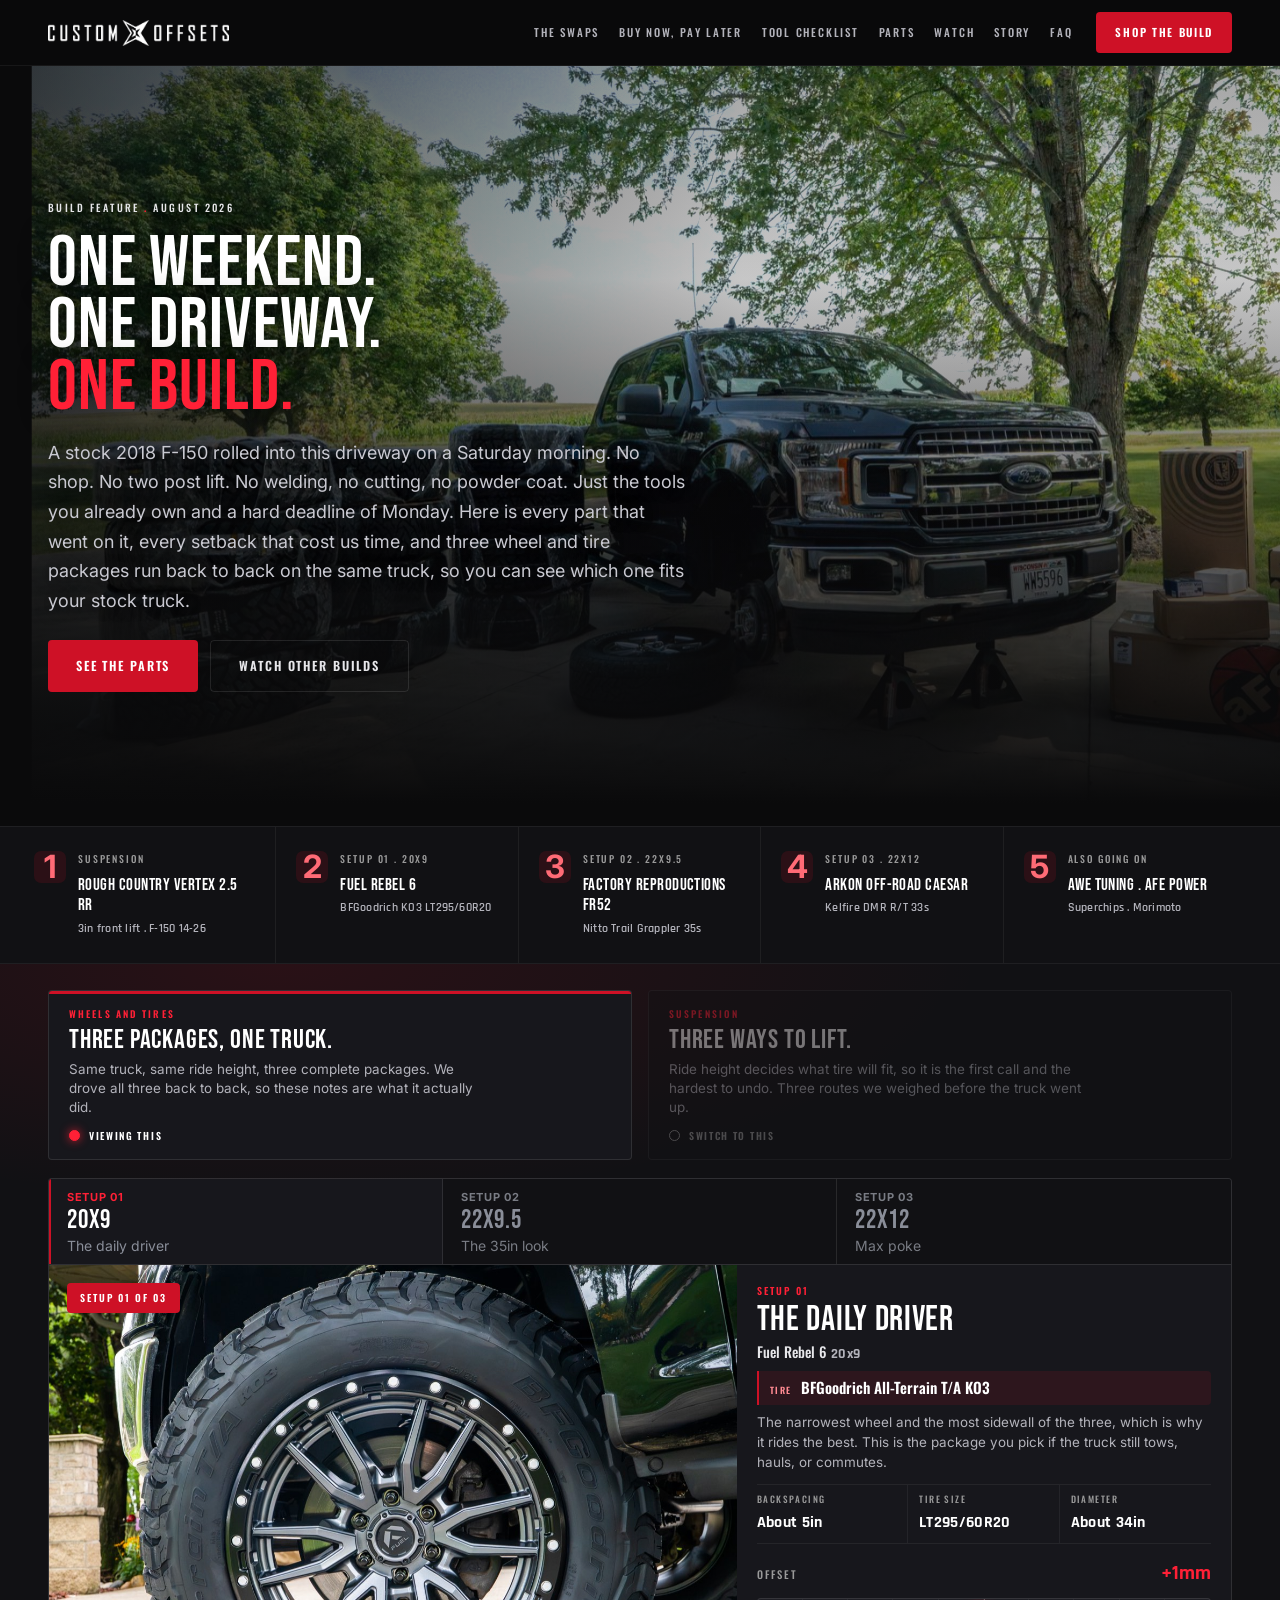
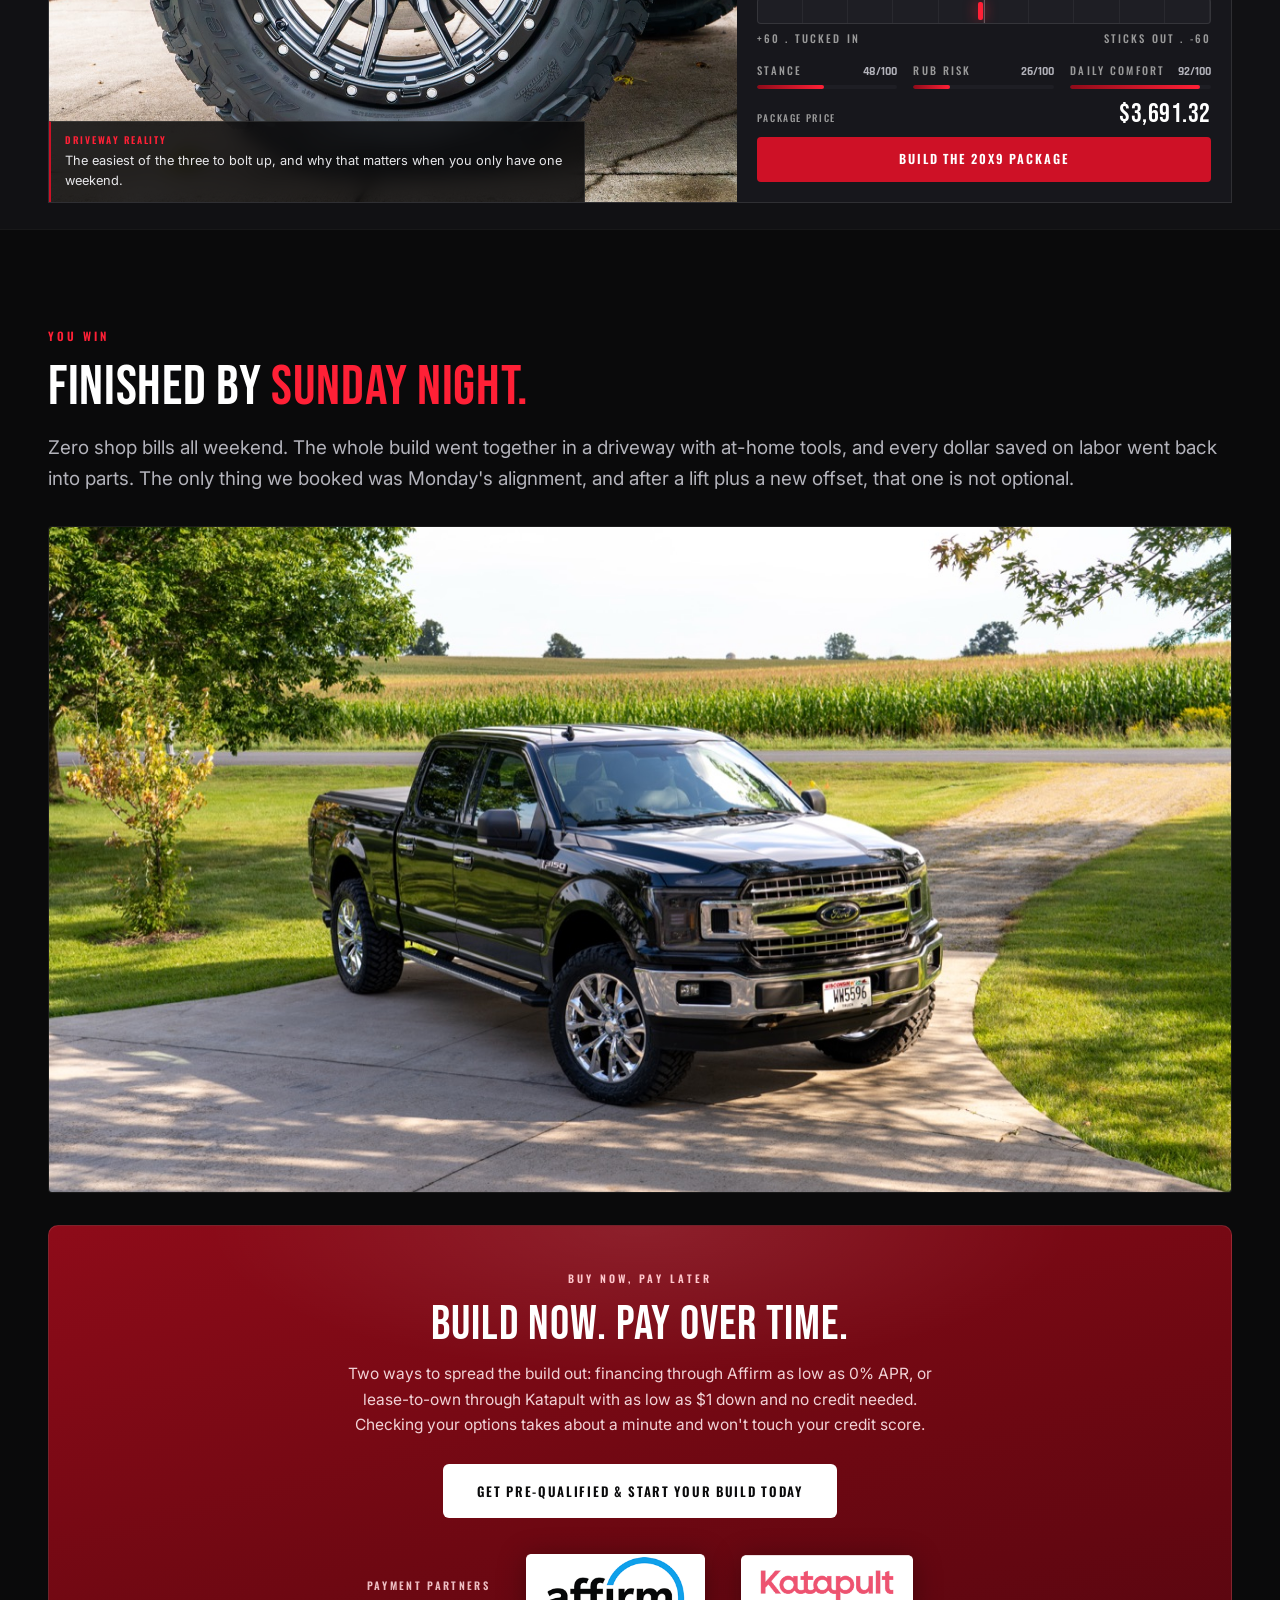
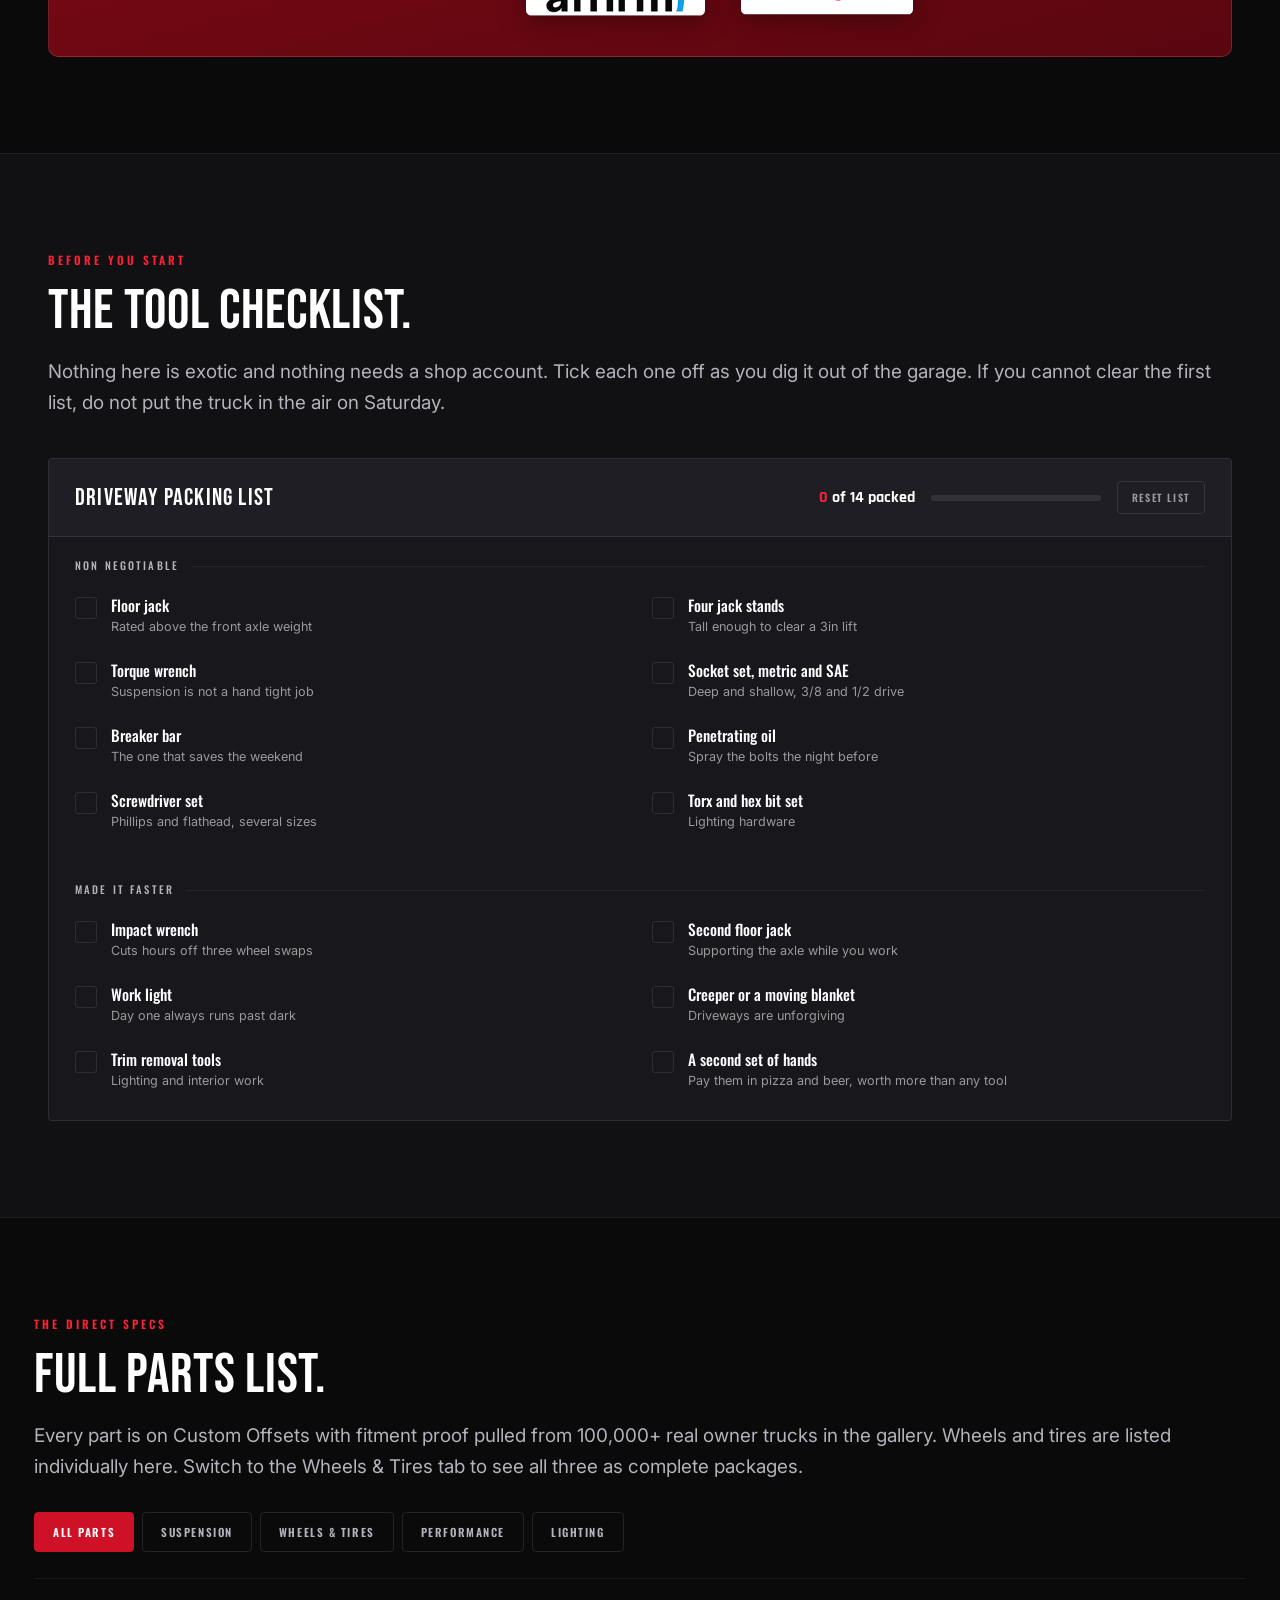
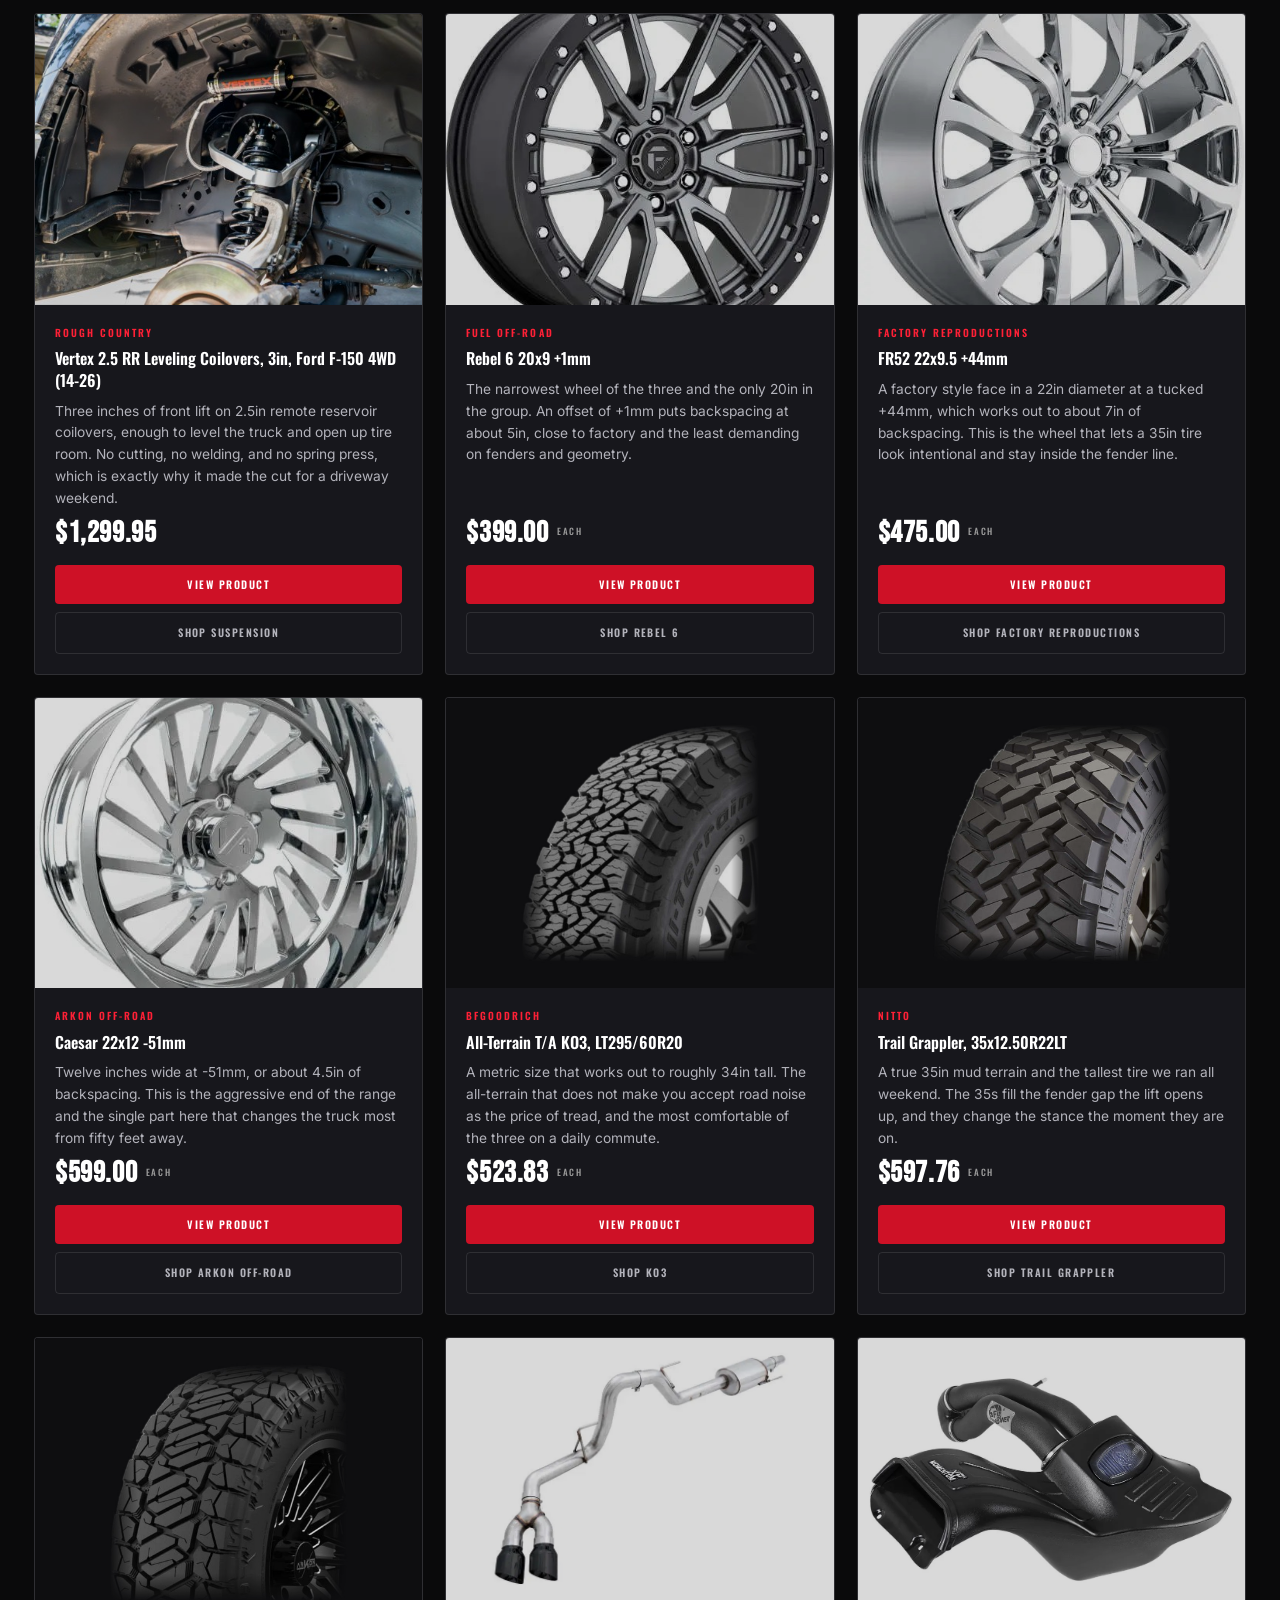
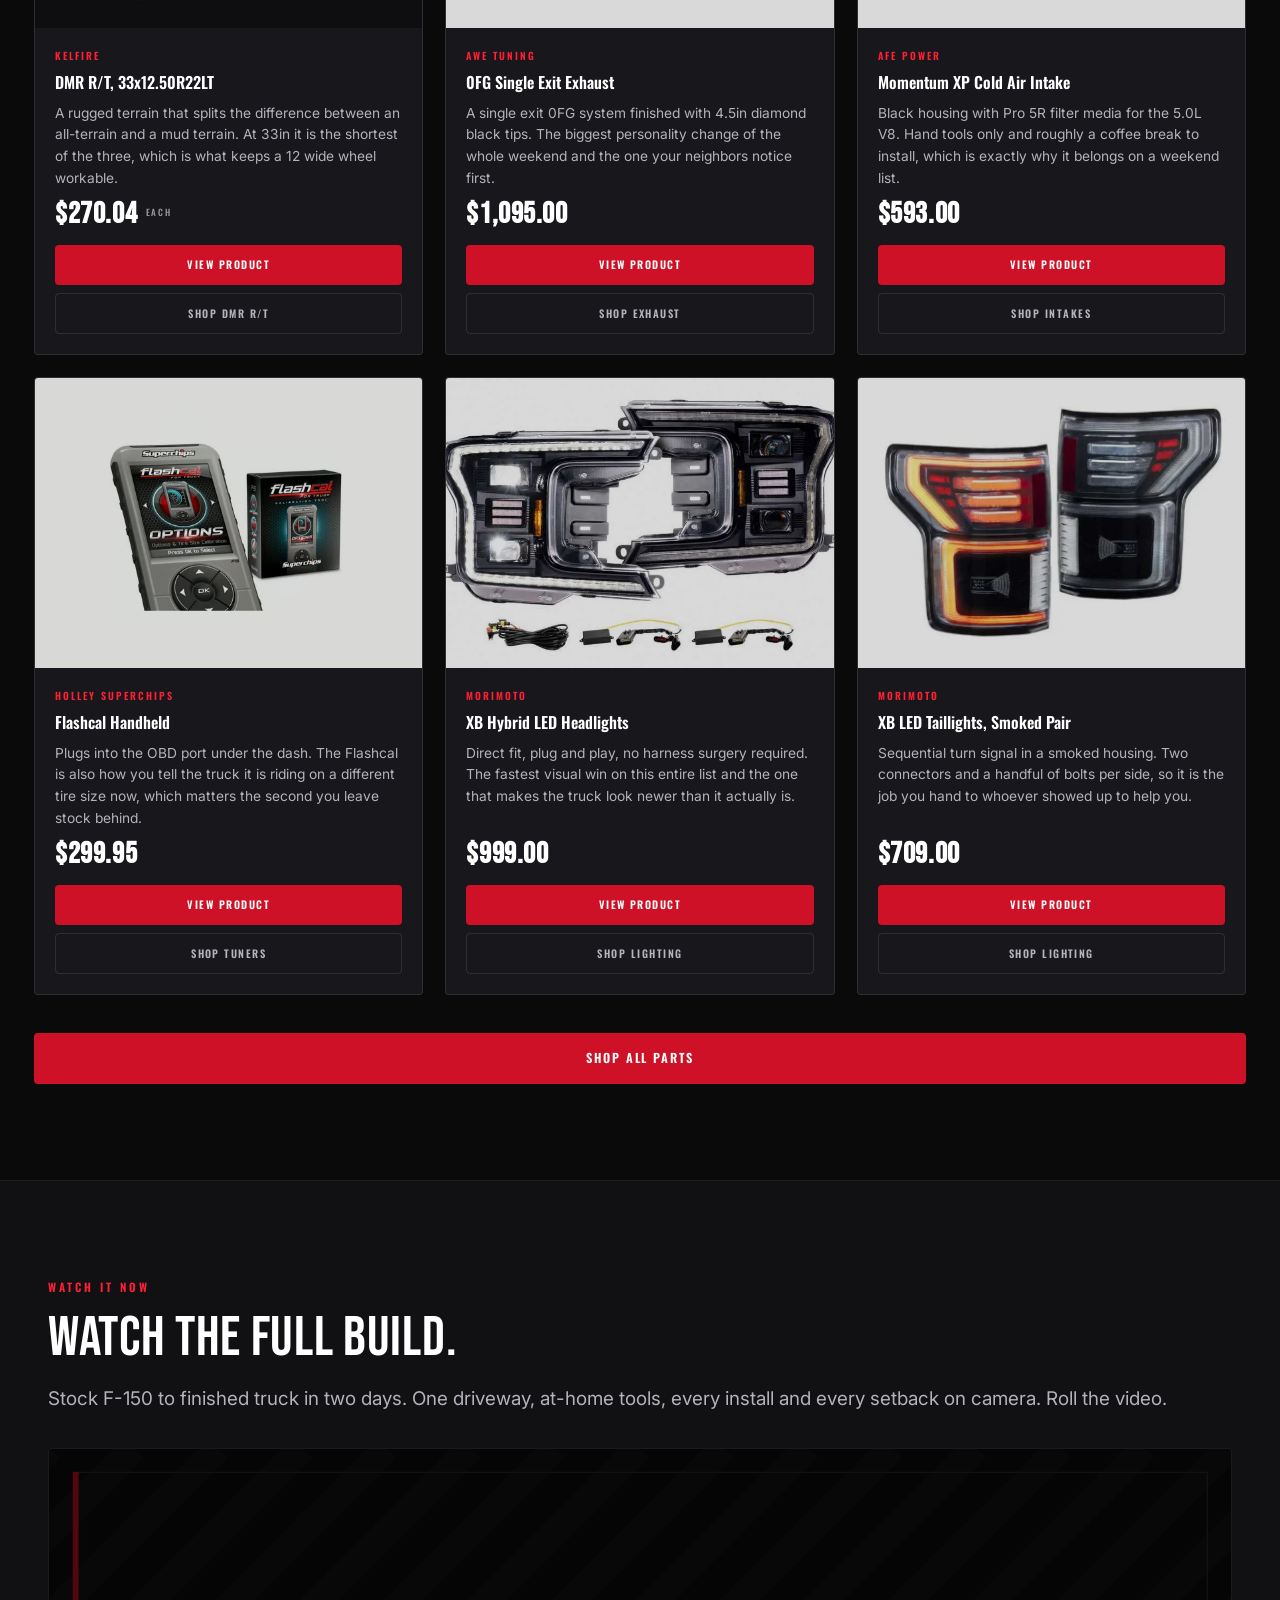
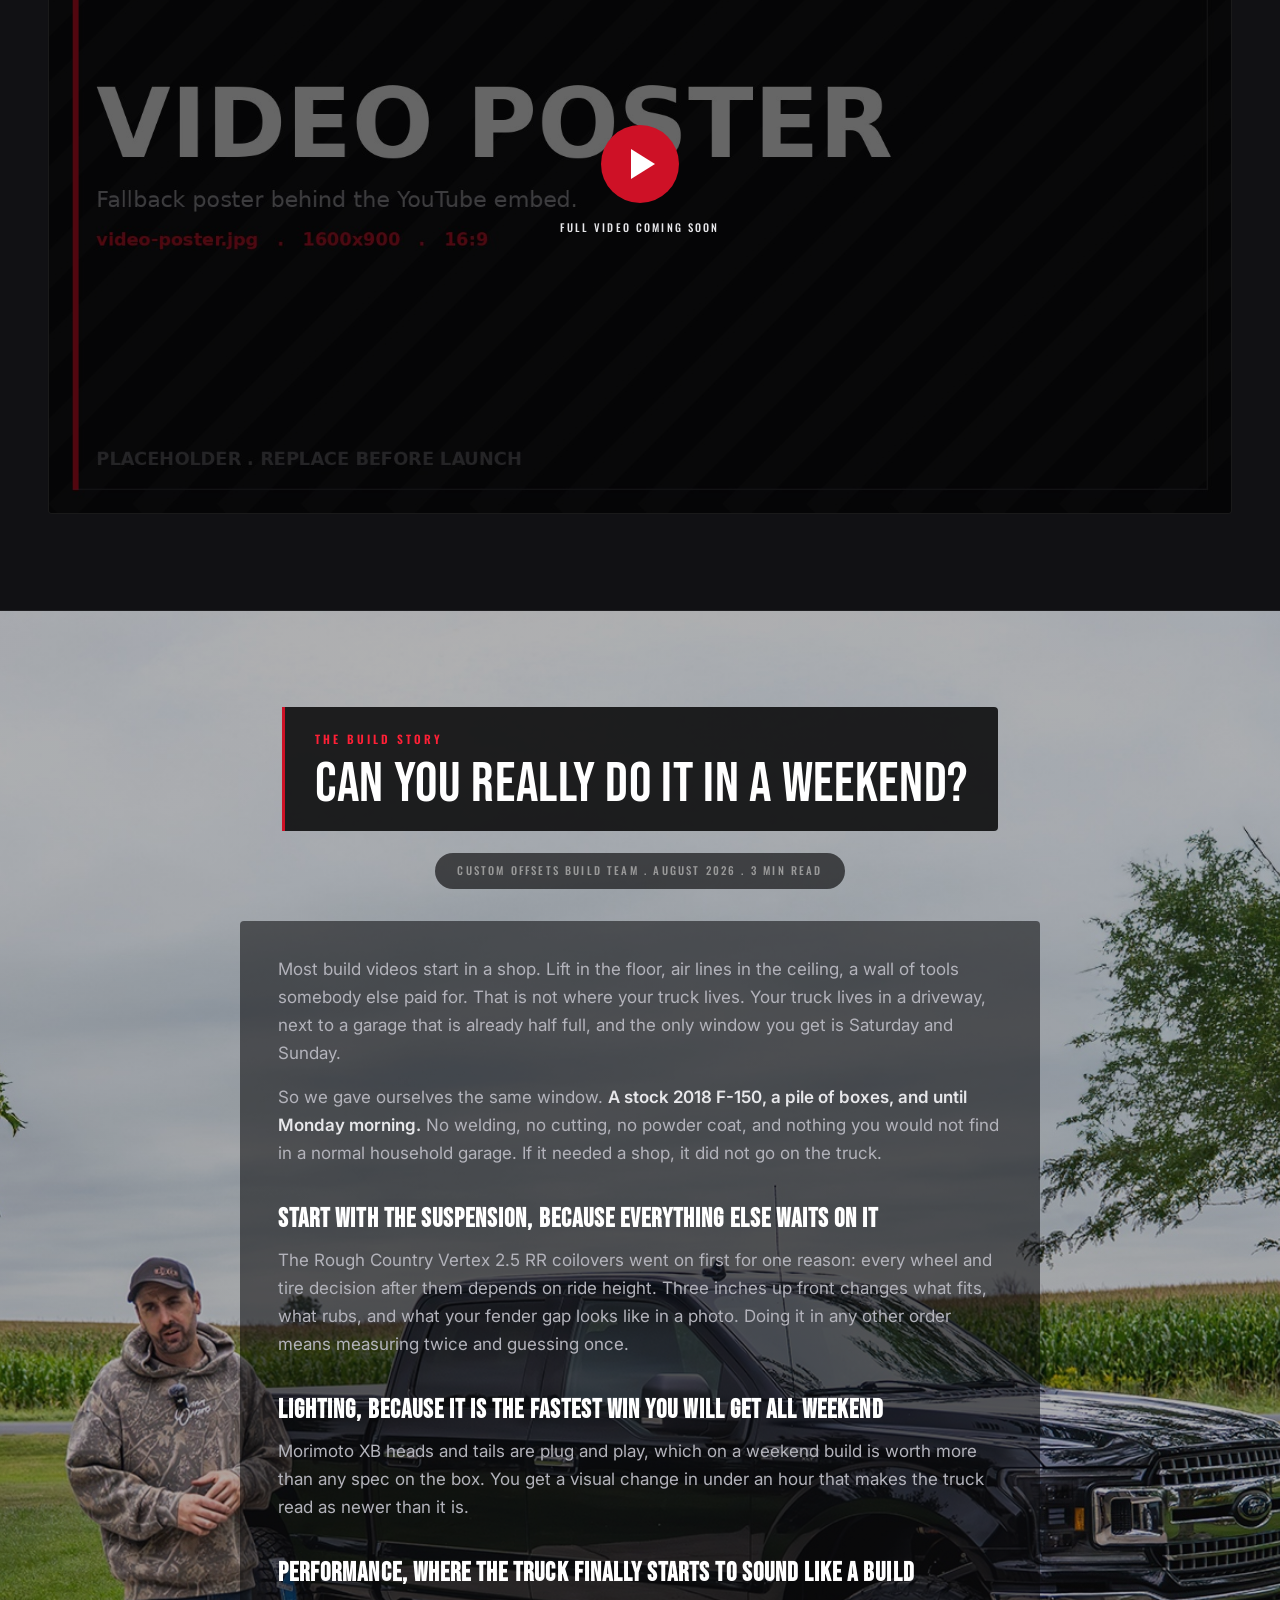
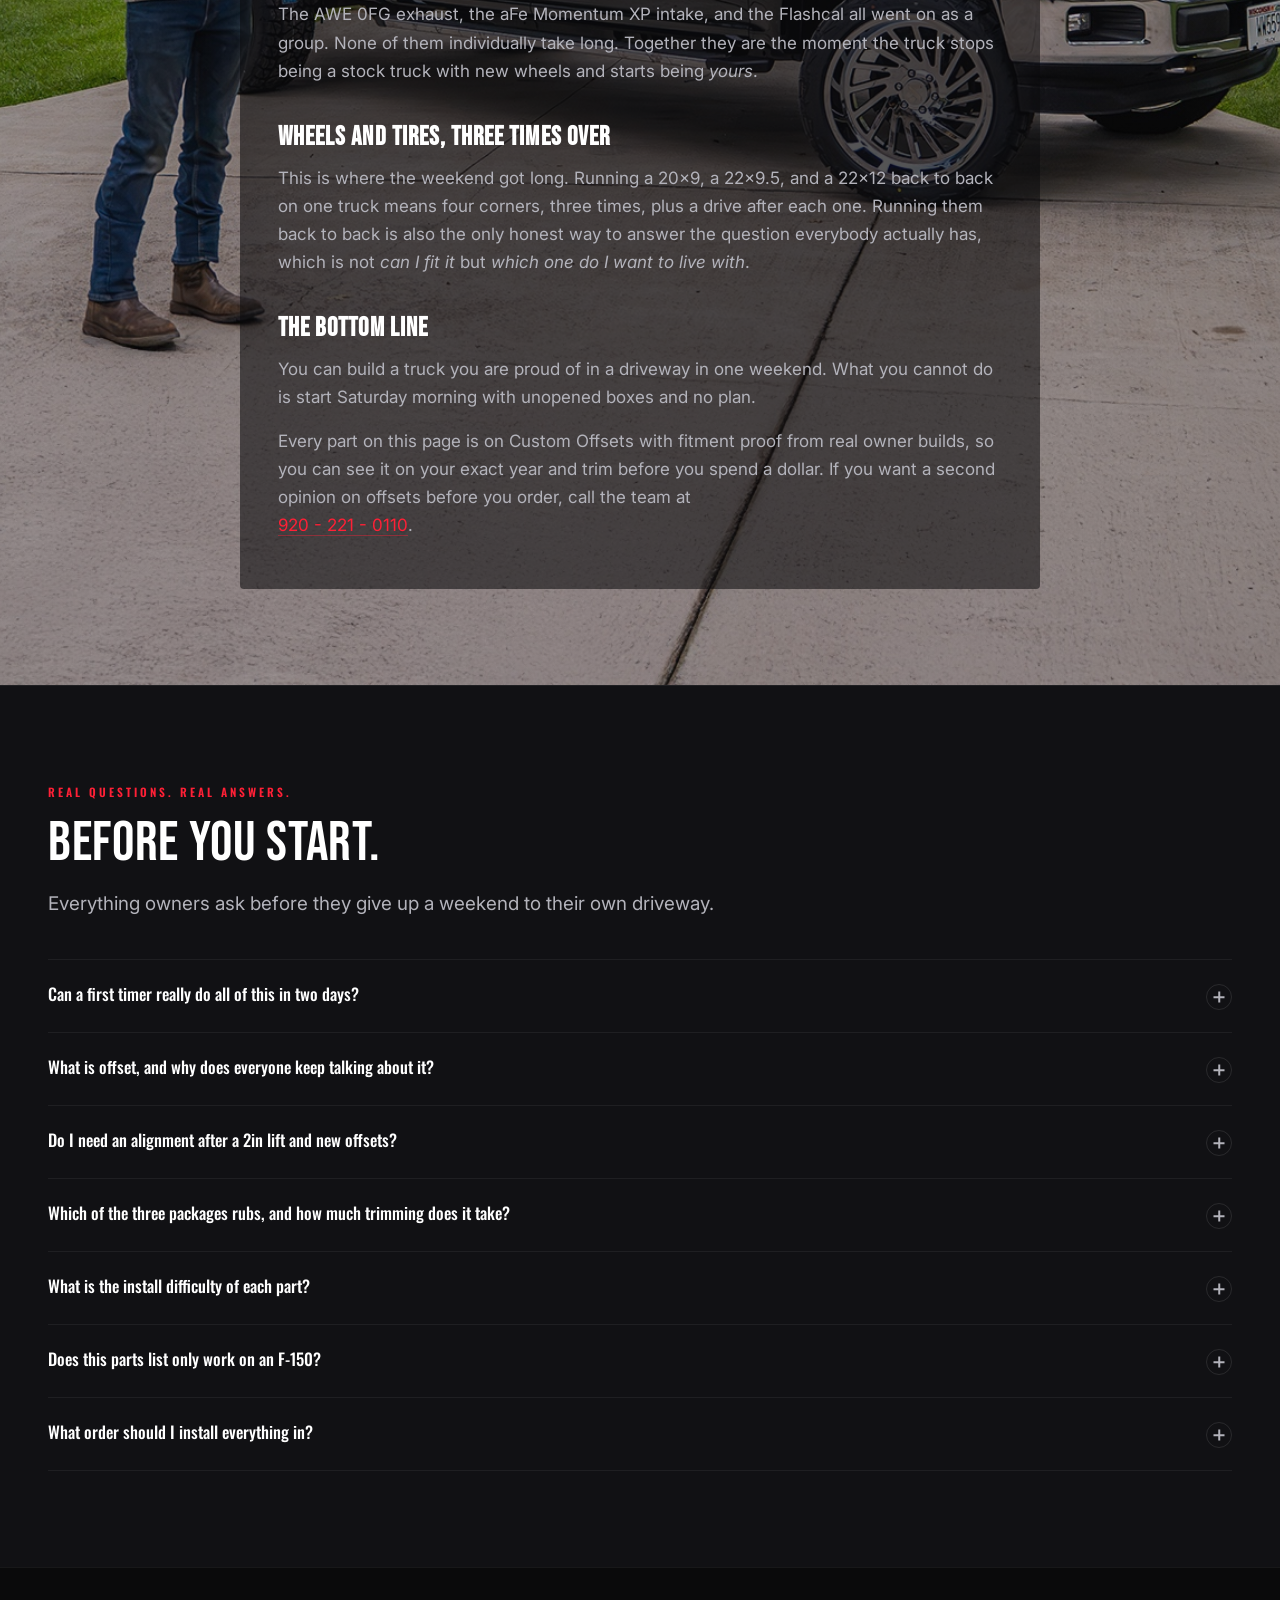
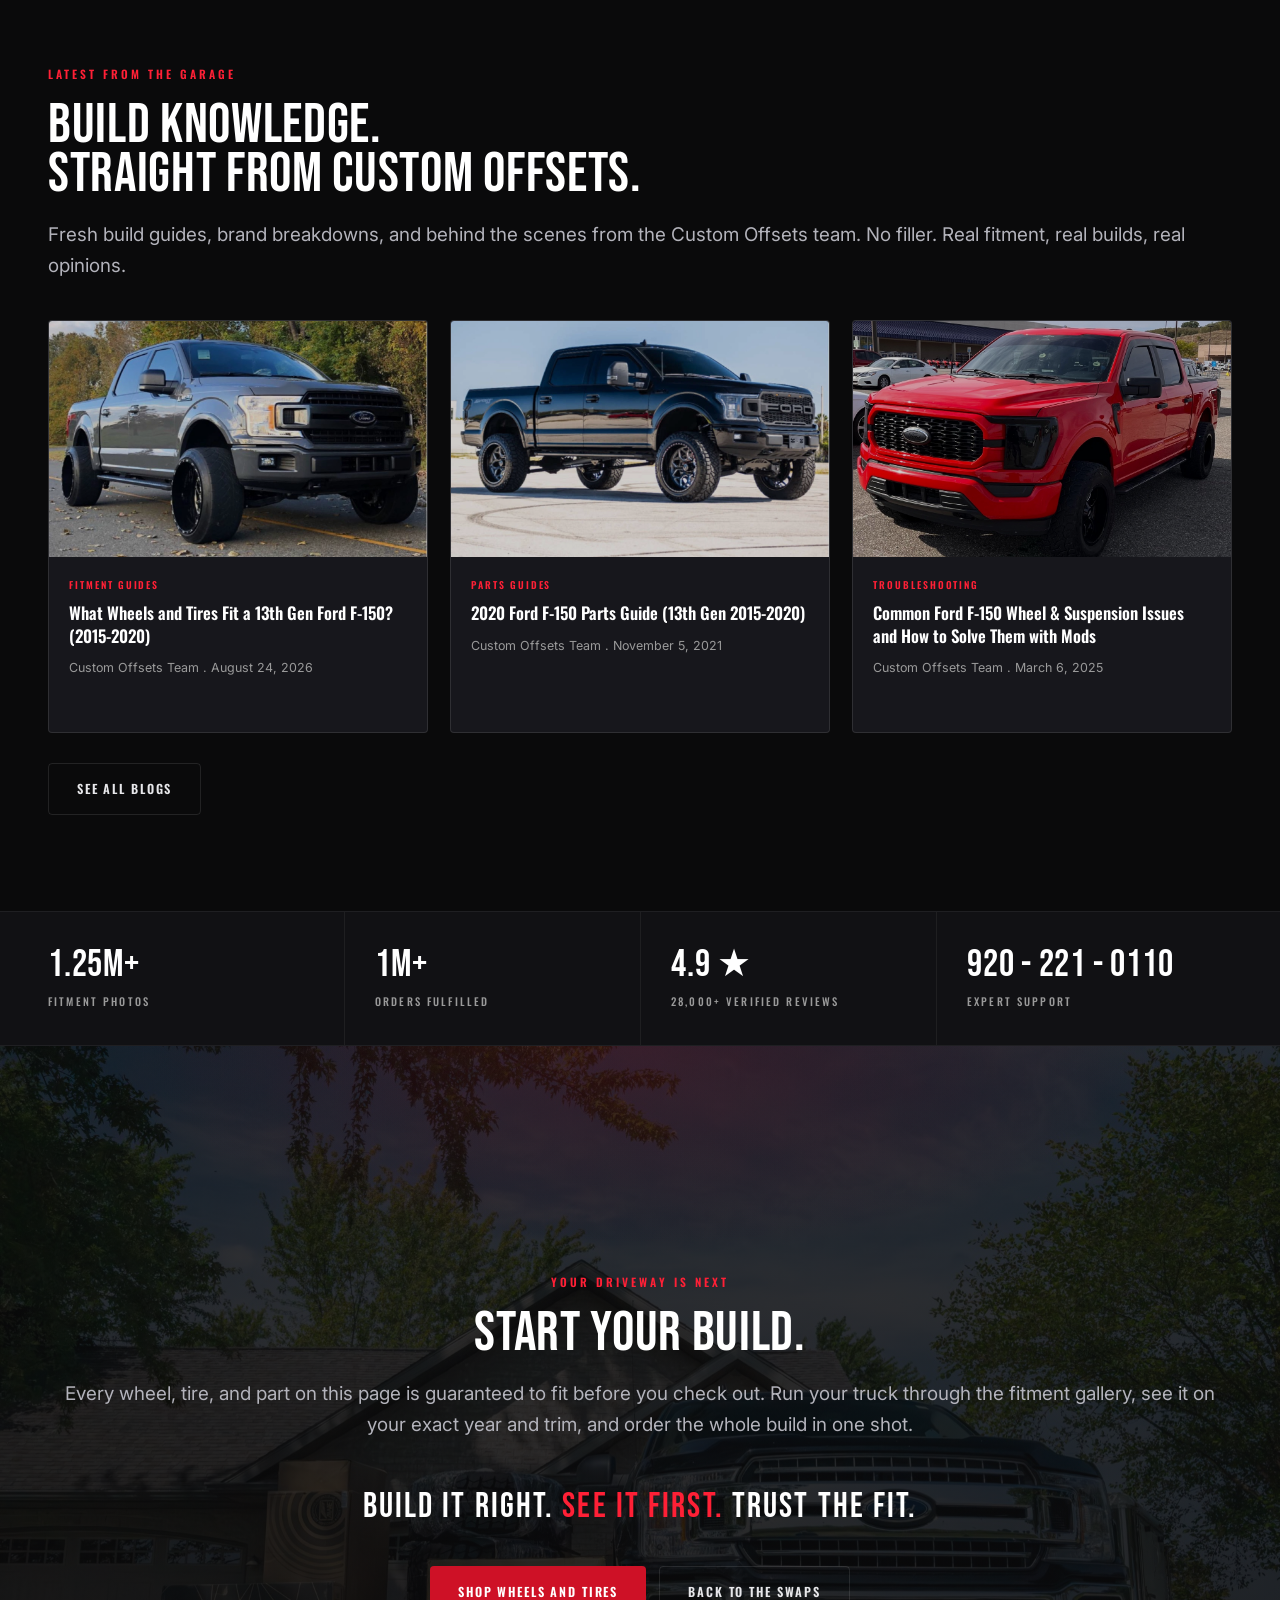
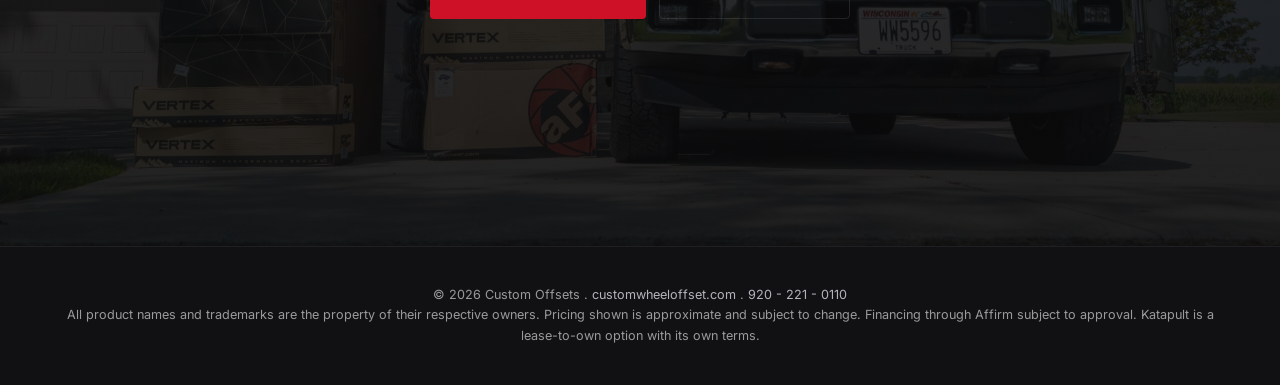
<file: index.html>
<!DOCTYPE html>
<html lang="en">
<head>
<meta charset="utf-8">
<meta name="viewport" content="width=device-width, initial-scale=1">
<title>One Weekend. One Driveway. One Build. | 2018 Ford F-150 | Custom Offsets</title>
<meta name="description" content="One weekend, one driveway, three wheel and tire packages. We built a 2018 Ford F-150 with Rough Country Vertex 2.5 RR coilovers, AWE 0FG exhaust, aFe intake, and Morimoto XB lighting using nothing but at-home tools.">
<meta property="og:title" content="One Weekend. One Driveway. One Build. | 2018 F-150">
<meta property="og:description" content="No shop. No lift. No welding. Just a driveway, a weekend, and three wheel and tire packages on one F-150.">
<meta property="og:image" content="assets/og-share.jpg">
<meta property="og:type" content="article">
<meta name="twitter:card" content="summary_large_image">
<link rel="icon" href="assets/favicon.png" type="image/png">
<link rel="preconnect" href="https://fonts.googleapis.com">
<link rel="preconnect" href="https://fonts.gstatic.com" crossorigin>
<link href="https://fonts.googleapis.com/css2?family=Bebas+Neue&family=Oswald:wght@400;500;600;700&family=Inter:wght@400;500;600;700&family=Rajdhani:wght@500;600;700&display=swap" rel="stylesheet">
<link rel="stylesheet" href="styles.css">
</head>
<body>

<!-- ===================== NAV ===================== -->
<nav class="nav">
  <div class="nav__in">
    <a class="brand" href="#top"><img src="assets/logo.png" alt="Custom Offsets"></a>
    <div class="nav__links">
      <a href="#swaps">The Swaps</a>
      <a href="#bnpl">Buy Now, Pay Later</a>
      <a href="#tools">Tool Checklist</a>
      <a href="#parts">Parts</a>
      <a href="#watch">Watch</a>
      <a href="#story">Story</a>
      <a href="#faq">FAQ</a>
    </div>
    <a class="nav__cta" href="#parts">Shop the Build</a>
  </div>
  <div class="progress" id="progress"></div>
</nav>

<!-- ===================== HERO ===================== -->
<main>
<header class="hero" id="top">
  <div class="hero__bg"><img src="assets/hero-driveway.jpg" alt="A stock 2018 Ford F-150 in the driveway with the Vertex, aFe and wheel and tire boxes stacked beside it"></div>
  <div class="hero__in">
    <div class="wrap">
      <div class="stamp">Build Feature <b>.</b> August 2026</div>
      <h1 class="display">One Weekend.<br>One Driveway.<span class="l2">One Build.</span></h1>
      <p class="hero__sub">
        A stock 2018 F-150 rolled into this driveway on a Saturday morning. No shop. No two post lift.
        No welding, no cutting, no powder coat. Just the tools you already own and a hard deadline of Monday.
        Here is every part that went on it, every setback that cost us time, and three wheel and tire
        packages run back to back on the same truck, so you can see which one fits your stock truck.
      </p>
      <div class="hero__actions">
        <a class="btn btn--primary" href="#parts">See the parts</a>
        <a class="btn btn--ghost" href="https://www.youtube.com/channel/UCnmCVfwLakc9Fd2ltaowisQ" target="_blank" rel="noopener">Watch other builds</a>
      </div>
    </div>
  </div>
</header>

<!-- ===================== QUICK SHOT SPEC BAR ===================== -->
<section class="keyspecs">
  <div class="keyspecs__in">
    <div class="ks">
      <div class="ks__icon" style="display: flex; align-items: center; justify-content: center; font-size: 32px; font-weight: 700;">1</div>
      <div class="ks__text">
        <div class="ks__l">Suspension</div>
        <div class="ks__a">Rough Country Vertex 2.5 RR</div>
        <div class="ks__b">3in front lift . F-150 14-26</div>
      </div>
    </div>
    <div class="ks">
      <div class="ks__icon" style="display: flex; align-items: center; justify-content: center; font-size: 32px; font-weight: 700;">2</div>
      <div class="ks__text">
        <div class="ks__l">Setup 01 . 20x9</div>
        <div class="ks__a">Fuel Rebel 6</div>
        <div class="ks__b">BFGoodrich KO3 LT295/60R20</div>
      </div>
    </div>
    <div class="ks">
      <div class="ks__icon" style="display: flex; align-items: center; justify-content: center; font-size: 32px; font-weight: 700;">3</div>
      <div class="ks__text">
        <div class="ks__l">Setup 02 . 22x9.5</div>
        <div class="ks__a">Factory Reproductions FR52</div>
        <div class="ks__b">Nitto Trail Grappler 35s</div>
      </div>
    </div>
    <div class="ks">
      <div class="ks__icon" style="display: flex; align-items: center; justify-content: center; font-size: 32px; font-weight: 700;">4</div>
      <div class="ks__text">
        <div class="ks__l">Setup 03 . 22x12</div>
        <div class="ks__a">ARKON OFF-ROAD Caesar</div>
        <div class="ks__b">Kelfire DMR R/T 33s</div>
      </div>
    </div>
    <div class="ks ks--brands">
      <div class="ks__icon" style="display: flex; align-items: center; justify-content: center; font-size: 32px; font-weight: 700;">5</div>
      <div class="ks__text">
        <div class="ks__l">Also going on</div>
        <div class="ks__a">AWE Tuning . aFe Power</div>
        <div class="ks__b">Superchips . Morimoto</div>
      </div>
    </div>
  </div>
</section>

<!-- ===================== JUMP BAND ===================== -->
<nav class="jump" aria-label="Page sections">
  <div class="jump__in">
    <a href="#swaps">The Swaps</a>
    <a href="#bnpl">Buy Now, Pay Later</a>
    <a href="#tools">The Tool Checklist</a>
    <a href="#parts">Full Parts List</a>
    <a href="#watch">Watch It Now</a>
    <a href="#story">The Build Story</a>
    <a href="#faq">FAQ</a>
  </div>
</nav>

<!-- ===================== THE SWAPS ===================== -->
<section class="sec sec--swaps swaps" id="swaps">
  <div class="wrap">
    <div class="modes rv" role="tablist" aria-label="Choose a swap">
      <button class="mode" role="tab" id="mode-wheels" aria-controls="box-wheels" aria-selected="true" data-mode="wheels">
        <span class="mode__k">Wheels and tires</span>
        <span class="mode__t">Three packages, one truck.</span>
        <span class="mode__p">Same truck, same ride height, three complete packages. We drove all three back to back, so these notes are what it actually did.</span>
        <span class="mode__go">Viewing this</span>
      </button>
      <button class="mode" role="tab" id="mode-susp" aria-controls="box-susp" aria-selected="false" tabindex="-1" data-mode="susp">
        <span class="mode__k">Suspension</span>
        <span class="mode__t">Three ways to lift.</span>
        <span class="mode__p">Ride height decides what tire will fit, so it is the first call and the hardest to undo. Three routes we weighed before the truck went up.</span>
        <span class="mode__go">Switch to this</span>
      </button>
    </div>

    <!-- WHEELS -->
    <div class="swapbox rv" id="box-wheels" data-swap="wheels" role="region" aria-labelledby="mode-wheels">
      <div class="picker" role="tablist" aria-label="Wheel and tire packages">
        <button class="pick" role="tab" id="wheels-tab-0" aria-controls="wheels-panel" aria-selected="true" data-i="0">
          <span class="pick__n">SETUP 01</span><span class="pick__name">20x9</span><span class="pick__size">The daily driver</span>
        </button>
        <button class="pick" role="tab" id="wheels-tab-1" aria-controls="wheels-panel" aria-selected="false" tabindex="-1" data-i="1">
          <span class="pick__n">SETUP 02</span><span class="pick__name">22x9.5</span><span class="pick__size">The 35in look</span>
        </button>
        <button class="pick" role="tab" id="wheels-tab-2" aria-controls="wheels-panel" aria-selected="false" tabindex="-1" data-i="2">
          <span class="pick__n">SETUP 03</span><span class="pick__name">22x12</span><span class="pick__size">Max poke</span>
        </button>
      </div>
      <div class="stage" id="wheels-panel" role="tabpanel" aria-labelledby="wheels-tab-0">
        <div class="stage__vis">
          <span class="stage__badge" data-role="badge"></span>
          <img src="assets/setup-20x9.jpg" alt="F-150 on the 20x9 package" class="on" data-i="0">
          <img src="assets/setup-22x95.jpg" alt="F-150 on the 22x9.5 package" data-i="1">
          <img src="assets/setup-22x12.jpg" alt="F-150 on the 22x12 package" data-i="2">
          <div class="stage__over"><b>Driveway reality</b><span data-role="note"></span></div>
        </div>
        <div class="stage__data">
          <div class="stage__eyebrow" data-role="eyebrow"></div>
          <div class="stage__name" data-role="name"></div>
          <div class="stage__prod" data-role="prod"></div>
          <div class="stage__feature"><span class="k" data-role="featureK"></span><span class="v" data-role="featureV"></span></div>
          <p class="stage__blurb" data-role="blurb"></p>
          <div class="chips" data-role="chips"></div>
          <div class="ruler">
            <div class="ruler__top"><span class="label">Offset</span><span class="ruler__val" data-role="scaleVal"></span></div>
            <div class="ruler__track">
              <div class="ruler__ticks"><i></i><i></i><i></i><i></i><i></i><i></i><i></i><i></i><i></i><i></i></div>
              <div class="ruler__zero" data-role="zero"></div>
              <div class="ruler__pin" data-role="pin"></div>
            </div>
            <div class="ruler__ends"><span class="label">+60 . tucked in</span><span class="label">sticks out . -60</span></div>
          </div>
          <div class="meters__h"><span class="label">Our take, not a spec</span><i></i></div>
          <div class="meters" data-role="meters"></div>
          <div class="stage__foot"><span class="k">Package price</span><span class="v" data-role="price"></span></div>
          <div class="stage__cta"><a class="btn btn--primary btn--wide" data-role="cta" href="#" target="_blank" rel="noopener" aria-label="View this wheel and tire package"></a></div>
        </div>
      </div>
    </div>

    <!-- SUSPENSION -->
    <div class="swapbox rv" id="box-susp" data-swap="susp" role="region" aria-labelledby="mode-susp" hidden>
      <div class="picker" role="tablist" aria-label="Suspension options">
        <button class="pick" role="tab" id="susp-tab-0" aria-controls="susp-panel" aria-selected="true" data-i="0">
          <span class="pick__n">OPTION 01</span><span class="pick__name">Vertex</span><span class="pick__size">What we ran</span>
        </button>
        <button class="pick" role="tab" id="susp-tab-1" aria-controls="susp-panel" aria-selected="false" tabindex="-1" data-i="1">
          <span class="pick__n">OPTION 02</span><span class="pick__name">N3</span><span class="pick__size">Budget pick</span>
        </button>
        <button class="pick" role="tab" id="susp-tab-2" aria-controls="susp-panel" aria-selected="false" tabindex="-1" data-i="2">
          <span class="pick__n">OPTION 03</span><span class="pick__name">M1</span><span class="pick__size">Best ride</span>
        </button>
      </div>
      <div class="stage" id="susp-panel" role="tabpanel" aria-labelledby="susp-tab-0">
        <div class="stage__vis">
          <span class="stage__badge" data-role="badge"></span>
          <img src="assets/susp-01.jpg" alt="Suspension option one" class="on" data-i="0">
          <img src="assets/susp-02.jpg" alt="Suspension option two" data-i="1">
          <img src="assets/susp-03.jpg" alt="Suspension option three" data-i="2">
          <div class="stage__over"><b>Driveway reality</b><span data-role="note"></span></div>
        </div>
        <div class="stage__data">
          <div class="stage__eyebrow" data-role="eyebrow"></div>
          <div class="stage__name" data-role="name"></div>
          <div class="stage__prod" data-role="prod"></div>
          <div class="stage__feature"><span class="k" data-role="featureK"></span><span class="v" data-role="featureV"></span></div>
          <p class="stage__blurb" data-role="blurb"></p>
          <div class="chips" data-role="chips"></div>

          <div class="liftrow">
            <div class="lift">
              <div class="lift__l label">Lift</div>
              <div class="lift__wrap">
                <div class="lift__scale" data-role="liftScale"></div>
                <div class="lift__tube">
                  <div class="lift__grid" data-role="liftGrid"></div>
                  <div class="lift__fill" data-role="liftFill"></div>
                  <div class="lift__mark" data-role="liftMark"></div>
                  <div class="lift__chip" data-role="liftChip"></div>
                </div>
              </div>
              <div class="lift__base label">Stock</div>
            </div>
            <div>
              <div class="meters__h" style="margin-top:0"><span class="label">Our take, not a spec</span><i></i></div>
              <div class="meters" data-role="meters"></div>
            </div>
          </div>

          <div class="stage__foot"><span class="k">Price</span><span class="v" data-role="price"></span></div>
          <div class="stage__cta"><a class="btn btn--primary btn--wide" data-role="cta" href="#" target="_blank" rel="noopener" aria-label="View this suspension option"></a></div>
        </div>
      </div>
    </div>
  </div>
</section>

<!-- ===================== DRIVEWAY READY + BUY NOW PAY LATER ===================== -->
<section class="sec bnpl" id="bnpl">
  <div class="wrap">
    <div class="rv">
      <div class="kicker">You win</div>
      <h2 class="display">Finished by <span class="red">Sunday night.</span></h2>
      <p class="lede" style="margin-top:20px">
        Zero shop bills all weekend. The whole build went together in a driveway with at-home tools, and
        every dollar saved on labor went back into parts. The only thing we booked was Monday's alignment,
        and after a lift plus a new offset, that one is not optional.
      </p>
    </div>

    <div class="showcase rv">
      <div class="showcase__main"><img src="assets/build-full.jpg" alt="The finished 2018 F-150 after the weekend build"></div>
    </div>

    <div class="finbanner rv">
      <div class="finbanner__k">Buy now, pay later</div>
      <div class="finbanner__t">Build now. Pay over time.</div>
      <p class="finbanner__p">
        Two ways to spread the build out: financing through Affirm as low as 0% APR, or lease-to-own through
        Katapult with as low as $1 down and no credit needed. Checking your options takes about a minute and
        won't touch your credit score.
      </p>
      <button class="finbanner__btn" type="button" id="finOpen">Get pre-qualified &amp; start your build today</button>
      <div class="finbanner__lenders">
        <span>Payment partners</span>
        <img src="assets/affirm.png" alt="Affirm">
        <img src="assets/katapult.png" alt="Katapult">
      </div>
    </div>
  </div>
</section>

<!-- ===================== FINANCING MODAL ===================== -->
<div class="modal" id="finModal" role="dialog" aria-modal="true" aria-labelledby="finModalTitle">
  <div class="modal__scrim" data-close></div>
  <div class="modal__panel">
    <button class="modal__x" type="button" data-close aria-label="Close financing options">&#10005;</button>
    <div class="modal__k">Buy now, pay later</div>
    <div class="modal__t" id="finModalTitle">Two ways to pay over time.</div>
    <p class="modal__p">
      Pre-qualify in 60 seconds with no impact to your credit score. Pick the option that fits your build,
      get your approval amount, then start ordering parts.
    </p>
    <div class="fin">
      <div class="fincard">
        <div class="fincard__logo"><img src="assets/affirm.png" alt="Affirm"></div>
        <span class="pill">As low as 0% APR</span>
        <h3>Build. Pay monthly.</h3>
        <p>
          Finance the entire build through Custom Offsets: wheels, tires, suspension, performance, and
          accessories on a single approval. As low as 0% APR for qualified buyers, with predictable monthly
          payments and no late fees or hidden fees.
        </p>
        <a class="btn btn--primary" href="https://www.customwheeloffset.com/" target="_blank" rel="noopener">Pre-qualify with Affirm</a>
      </div>
      <div class="fincard">
        <div class="fincard__logo"><img src="assets/katapult.png" alt="Katapult"></div>
        <span class="pill">As low as $1 down</span>
        <h3>No credit needed.</h3>
        <p>
          No credit? No problem. Katapult's lease-to-own option puts the parts on your truck for as low as
          $1 down, with an approval decision in seconds and no credit needed.
        </p>
        <a class="btn btn--ghost" href="https://www.customwheeloffset.com/" target="_blank" rel="noopener">Pre-qualify with Katapult</a>
      </div>
    </div>
    <p class="finnote">Subject to approval. Affirm financing and Katapult lease-to-own are separate options with their own terms. Learn more about payment options at Custom Offsets.</p>
  </div>
</div>

<!-- ===================== TOOL CHECKLIST ===================== -->
<section class="sec tools" id="tools">
  <div class="wrap">
    <div class="rv">
      <div class="kicker">Before you start</div>
      <h2 class="display">The tool checklist.</h2>
      <p class="lede" style="margin-top:20px">
        Nothing here is exotic and nothing needs a shop account. Tick each one off as you dig it out of the
        garage. If you cannot clear the first list, do not put the truck in the air on Saturday.
      </p>
    </div>

    <div class="clip rv">
      <div class="clip__top">
        <div class="clip__ttl">Driveway Packing List</div>
        <div class="clip__meta">
          <div class="clip__count"><span id="clipN">0</span> of 14 packed</div>
          <div class="clip__bar"><div class="clip__fill" id="clipFill"></div></div>
          <button class="clip__reset" id="clipReset" type="button">Reset list</button>
        </div>
      </div>

      <div class="clip__grp"><span class="label">Non negotiable</span><i></i></div>
      <div class="clip__list">
        <button class="ti" type="button" aria-pressed="false"><span class="ti__box"></span><span><span class="ti__n">Floor jack</span><span class="ti__w">Rated above the front axle weight</span></span></button>
        <button class="ti" type="button" aria-pressed="false"><span class="ti__box"></span><span><span class="ti__n">Four jack stands</span><span class="ti__w">Tall enough to clear a 3in lift</span></span></button>
        <button class="ti" type="button" aria-pressed="false"><span class="ti__box"></span><span><span class="ti__n">Torque wrench</span><span class="ti__w">Suspension is not a hand tight job</span></span></button>
        <button class="ti" type="button" aria-pressed="false"><span class="ti__box"></span><span><span class="ti__n">Socket set, metric and SAE</span><span class="ti__w">Deep and shallow, 3/8 and 1/2 drive</span></span></button>
        <button class="ti" type="button" aria-pressed="false"><span class="ti__box"></span><span><span class="ti__n">Breaker bar</span><span class="ti__w">The one that saves the weekend</span></span></button>
        <button class="ti" type="button" aria-pressed="false"><span class="ti__box"></span><span><span class="ti__n">Penetrating oil</span><span class="ti__w">Spray the bolts the night before</span></span></button>
        <button class="ti" type="button" aria-pressed="false"><span class="ti__box"></span><span><span class="ti__n">Screwdriver set</span><span class="ti__w">Phillips and flathead, several sizes</span></span></button>
        <button class="ti" type="button" aria-pressed="false"><span class="ti__box"></span><span><span class="ti__n">Torx and hex bit set</span><span class="ti__w">Lighting hardware</span></span></button>
      </div>

      <div class="clip__grp"><span class="label">Made it faster</span><i></i></div>
      <div class="clip__list">
        <button class="ti" type="button" aria-pressed="false"><span class="ti__box"></span><span><span class="ti__n">Impact wrench</span><span class="ti__w">Cuts hours off three wheel swaps</span></span></button>
        <button class="ti" type="button" aria-pressed="false"><span class="ti__box"></span><span><span class="ti__n">Second floor jack</span><span class="ti__w">Supporting the axle while you work</span></span></button>
        <button class="ti" type="button" aria-pressed="false"><span class="ti__box"></span><span><span class="ti__n">Work light</span><span class="ti__w">Day one always runs past dark</span></span></button>
        <button class="ti" type="button" aria-pressed="false"><span class="ti__box"></span><span><span class="ti__n">Creeper or a moving blanket</span><span class="ti__w">Driveways are unforgiving</span></span></button>
        <button class="ti" type="button" aria-pressed="false"><span class="ti__box"></span><span><span class="ti__n">Trim removal tools</span><span class="ti__w">Lighting and interior work</span></span></button>
        <button class="ti" type="button" aria-pressed="false"><span class="ti__box"></span><span><span class="ti__n">A second set of hands</span><span class="ti__w">Pay them in pizza and beer, worth more than any tool</span></span></button>
      </div>

      <div class="clip__done" id="clipDone">Everything is packed. Go build it.</div>
    </div>
  </div>
</section>

<!-- ===================== PARTS ===================== -->
<!-- PRODUCT IMAGES: the wheels, tires, exhaust, intake, and lighting cards now use the real
     Custom Offsets product photos (pulled from images.customwheeloffset.com, padded to 4:3 and
     composited onto the card's dark ground so they sit on the near-black page). The three
     pkg-*.jpg package cards now use real stakeholder photography too, see README section 20.
     STILL PLACEHOLDERS, no CO product page matched them: part-suspension.jpg (Rough Country
     Vertex 2.5 RR 3in), part-tuner.jpg (Holley Flashcal - sold off-site). Drop matching files in
     at the same names. Interior/Coverking cards were removed per stakeholder feedback. Every
     card's "View Product" now points at a verified product, brand, or category page. -->
<section class="sec parts" id="parts">
  <div class="wrap wrap--wide">
    <div class="rv">
      <div class="kicker">The direct specs</div>
      <h2 class="display">Full parts list.</h2>
      <p class="lede" style="margin-top:20px">
        Every part is on Custom Offsets with fitment proof pulled from 100,000+ real owner trucks in the
        gallery. Wheels and tires are listed individually here. Switch to the Wheels &amp; Tires tab to see all
        three as complete packages.
      </p>
      <div class="ptabs" role="tablist" aria-label="Parts categories">
        <button class="ptab" role="tab" aria-selected="true" data-cat="all">All Parts</button>
        <button class="ptab" role="tab" aria-selected="false" data-cat="susp">Suspension</button>
        <button class="ptab" role="tab" aria-selected="false" data-cat="wt">Wheels &amp; Tires</button>
        <button class="ptab" role="tab" aria-selected="false" data-cat="perf">Performance</button>
        <button class="ptab" role="tab" aria-selected="false" data-cat="light">Lighting</button>
      </div>
    </div>

    <div class="carousel rv">
    <div class="pgrid" id="pgrid">

      <article class="pcard rv" data-cat="susp">
        <div class="pcard__img"><img src="assets/part-suspension.jpg" alt="Rough Country Vertex 2.5 RR coilovers"></div>
        <div class="pcard__body">
          <div class="pcard__brand">Rough Country</div>
          <div class="pcard__t">Vertex 2.5 RR Leveling Coilovers, 3in, Ford F-150 4WD (14-26)</div>
          <p class="pcard__p">Three inches of front lift on 2.5in remote reservoir coilovers, enough to level the truck and open up tire room. No cutting, no welding, and no spring press, which is exactly why it made the cut for a driveway weekend.</p>
          <div class="pcard__price num">$1,299.95</div>
          <div class="pcard__acts">
            <a class="a1" href="https://www.customwheeloffset.com/store/suspension/60675/rough-country-3-lift-kit-vertex-coilovers-vertex-shocks-14-20-ford-f-150-4wd" target="_blank" rel="noopener">View Product</a>
            <a class="a2" href="https://www.customwheeloffset.com/store/suspension" target="_blank" rel="noopener">Shop Suspension</a>
          </div>
        </div>
      </article>

      <article class="pcard rv" data-cat="pkg">
        <div class="pcard__img"><span class="pcard__flag">Complete package</span><img src="assets/pkg-20x9.jpg" alt="Setup 01 wheel and tire package"></div>
        <div class="pcard__body">
          <div class="pcard__brand">Fuel Off-Road . BFGoodrich</div>
          <div class="pcard__t">Setup 01 Package . Rebel 6 20x9 with All-Terrain T/A KO3</div>
          <p class="pcard__p">Mounted, balanced, and shipped as one package. The daily driver setup, with the most sidewall of the three and the least drama on a highway commute.</p>
          <div class="pcard__price num">$3,691.32</div>
          <div class="pcard__acts">
            <a class="a1" href="https://www.customwheeloffset.com/buy-wheel-offset2/D68020908950/BFG44461/fuel-rebel-6-20x9-1-bfgoodrich-all-terrain-t-a-ko3-lt295-60r20?vehicle_type=Truck&amp;year=2018&amp;make=Ford&amp;model=F-150&amp;trim=Lariat&amp;drive=4WD&amp;modification=Minor+Plastic+Trimming&amp;rubbing=No+rubbing+or+scrubbing&amp;suspension=Leveling+Kit" target="_blank" rel="noopener">View Package</a>
            <a class="a2" href="https://www.customwheeloffset.com/wheels-tires" target="_blank" rel="noopener">Shop Packages</a>
          </div>
        </div>
      </article>

      <article class="pcard rv" data-cat="pkg">
        <div class="pcard__img"><span class="pcard__flag">Complete package</span><img src="assets/pkg-22x95.jpg" alt="Setup 02 wheel and tire package"></div>
        <div class="pcard__body">
          <div class="pcard__brand">Factory Reproductions . Nitto</div>
          <div class="pcard__t">Setup 02 Package . FR52 22x9.5 with Trail Grappler 35s</div>
          <p class="pcard__p">Mounted, balanced, and shipped as one package. The tallest tire of the three on the most conservative wheel, which is how you get a 35in look without hanging out past the fender.</p>
          <div class="pcard__price num">$4,291.04</div>
          <div class="pcard__acts">
            <a class="a1" href="https://www.customwheeloffset.com/buy-wheel-offset2/52295443601/205610/factory-reproductions-fr52-22x95-44-nitto-trail-grappler-35x1250r22lt?vehicle_type=Truck&amp;year=2018&amp;make=Ford&amp;model=F-150&amp;trim=Lariat&amp;drive=4WD&amp;modification=Minor+Plastic+Trimming&amp;rubbing=No+rubbing+or+scrubbing&amp;suspension=Leveling+Kit" target="_blank" rel="noopener">View Package</a>
            <a class="a2" href="https://www.customwheeloffset.com/wheels-tires" target="_blank" rel="noopener">Shop Packages</a>
          </div>
        </div>
      </article>

      <article class="pcard rv" data-cat="pkg">
        <div class="pcard__img"><span class="pcard__flag">Complete package</span><img src="assets/pkg-22x12.jpg" alt="Setup 03 wheel and tire package"></div>
        <div class="pcard__body">
          <div class="pcard__brand">ARKON OFF-ROAD . Kelfire</div>
          <div class="pcard__t">Setup 03 Package . Caesar 22x12 with DMR R/T 33s</div>
          <p class="pcard__p">Mounted, balanced, and shipped as one package. Twelve inches wide at -51mm, which is the setup that changes the silhouette of the truck and asks the most from your fenders.</p>
          <div class="pcard__price num">$3,476.16</div>
          <div class="pcard__acts">
            <a class="a1" href="https://www.customwheeloffset.com/buy-wheel-offset2/K14922208945/1912002333/arkon-off-road-caesar-22x12-51-kelfire-dmr-rt-33x1250r22lt?vehicle_type=Truck&amp;year=2018&amp;make=Ford&amp;model=F-150&amp;trim=Lariat&amp;drive=4WD&amp;modification=Minor+Plastic+Trimming&amp;rubbing=No+rubbing+or+scrubbing&amp;suspension=Leveling+Kit" target="_blank" rel="noopener">View Package</a>
            <a class="a2" href="https://www.customwheeloffset.com/brands/wheels/ARKON+OFF-ROAD" target="_blank" rel="noopener">Shop ARKON OFF-ROAD</a>
          </div>
        </div>
      </article>

      <article class="pcard rv" data-cat="wheel">
        <div class="pcard__img"><img src="assets/wheel-rebel6.jpg" alt="Fuel Rebel 6 20x9 wheel"></div>
        <div class="pcard__body">
          <div class="pcard__brand">Fuel Off-Road</div>
          <div class="pcard__t">Rebel 6 20x9 +1mm</div>
          <p class="pcard__p">The narrowest wheel of the three and the only 20in in the group. An offset of +1mm puts backspacing at about 5in, close to factory and the least demanding on fenders and geometry.</p>
          <div class="pcard__price num">$399.00 <span class="pcard__ea">each</span></div>
          <div class="pcard__acts">
            <a class="a1" href="https://www.customwheeloffset.com/buy-wheel-offset/D68020908950/fuel-rebel-6-20x9-1" target="_blank" rel="noopener">View Product</a>
            <a class="a2" href="https://www.customwheeloffset.com/brands/wheels/Fuel/Rebel+6" target="_blank" rel="noopener">Shop Rebel 6</a>
          </div>
        </div>
      </article>

      <article class="pcard rv" data-cat="wheel">
        <div class="pcard__img"><img src="assets/wheel-fr52.jpg" alt="Factory Reproductions FR52 22x9.5 wheel"></div>
        <div class="pcard__body">
          <div class="pcard__brand">Factory Reproductions</div>
          <div class="pcard__t">FR52 22x9.5 +44mm</div>
          <p class="pcard__p">A factory style face in a 22in diameter at a tucked +44mm, which works out to about 7in of backspacing. This is the wheel that lets a 35in tire look intentional and stay inside the fender line.</p>
          <div class="pcard__price num">$475.00 <span class="pcard__ea">each</span></div>
          <div class="pcard__acts">
            <a class="a1" href="https://www.customwheeloffset.com/buy-wheel-offset/52295443601/factory-reproductions-fr52-22x95-44" target="_blank" rel="noopener">View Product</a>
            <a class="a2" href="https://www.customwheeloffset.com/brands/wheels/Factory+Reproductions" target="_blank" rel="noopener">Shop Factory Reproductions</a>
          </div>
        </div>
      </article>

      <article class="pcard rv" data-cat="wheel">
        <div class="pcard__img"><img src="assets/wheel-caesar.jpg" alt="ARKON OFF-ROAD Caesar 22x12 wheel"></div>
        <div class="pcard__body">
          <div class="pcard__brand">ARKON OFF-ROAD</div>
          <div class="pcard__t">Caesar 22x12 -51mm</div>
          <p class="pcard__p">Twelve inches wide at -51mm, or about 4.5in of backspacing. This is the aggressive end of the range and the single part here that changes the truck most from fifty feet away.</p>
          <div class="pcard__price num">$599.00 <span class="pcard__ea">each</span></div>
          <div class="pcard__acts">
            <a class="a1" href="https://www.customwheeloffset.com/buy-wheel-offset/K14922208945/arkon-off-road-caesar-22x12-51" target="_blank" rel="noopener">View Product</a>
            <a class="a2" href="https://www.customwheeloffset.com/brands/wheels/ARKON+OFF-ROAD" target="_blank" rel="noopener">Shop ARKON OFF-ROAD</a>
          </div>
        </div>
      </article>

      <article class="pcard rv" data-cat="tire">
        <div class="pcard__img"><img src="assets/tire-ko3.jpg" alt="BFGoodrich All-Terrain T/A KO3 tire"></div>
        <div class="pcard__body">
          <div class="pcard__brand">BFGoodrich</div>
          <div class="pcard__t">All-Terrain T/A KO3, LT295/60R20</div>
          <p class="pcard__p">A metric size that works out to roughly 34in tall. The all-terrain that does not make you accept road noise as the price of tread, and the most comfortable of the three on a daily commute.</p>
          <div class="pcard__price num">$523.83 <span class="pcard__ea">each</span></div>
          <div class="pcard__acts">
            <a class="a1" href="https://www.customwheeloffset.com/buy-wheel-offset2/BFG44461/bfgoodrich-all-terrain-t-a-ko3-lt295-60r20-tires" target="_blank" rel="noopener">View Product</a>
            <a class="a2" href="https://www.customwheeloffset.com/brands/tires/BFGoodrich/All+Terrain+T-A+KO3" target="_blank" rel="noopener">Shop KO3</a>
          </div>
        </div>
      </article>

      <article class="pcard rv" data-cat="tire">
        <div class="pcard__img"><img src="assets/tire-trailgrappler.jpg" alt="Nitto Trail Grappler tire"></div>
        <div class="pcard__body">
          <div class="pcard__brand">Nitto</div>
          <div class="pcard__t">Trail Grappler, 35x12.50R22LT</div>
          <p class="pcard__p">A true 35in mud terrain and the tallest tire we ran all weekend. The 35s fill the fender gap the lift opens up, and they change the stance the moment they are on.</p>
          <div class="pcard__price num">$597.76 <span class="pcard__ea">each</span></div>
          <div class="pcard__acts">
            <a class="a1" href="https://www.customwheeloffset.com/buy-wheel-offset2/205610/nitto-trail-grappler-35x1250r22lt-tires" target="_blank" rel="noopener">View Product</a>
            <a class="a2" href="https://www.customwheeloffset.com/brands/tires/Nitto/Trail+Grappler" target="_blank" rel="noopener">Shop Trail Grappler</a>
          </div>
        </div>
      </article>

      <article class="pcard rv" data-cat="tire">
        <div class="pcard__img"><img src="assets/tire-dmrrt.jpg" alt="Kelfire DMR R/T tire"></div>
        <div class="pcard__body">
          <div class="pcard__brand">Kelfire</div>
          <div class="pcard__t">DMR R/T, 33x12.50R22LT</div>
          <p class="pcard__p">A rugged terrain that splits the difference between an all-terrain and a mud terrain. At 33in it is the shortest of the three, which is what keeps a 12 wide wheel workable.</p>
          <div class="pcard__price num">$270.04 <span class="pcard__ea">each</span></div>
          <div class="pcard__acts">
            <a class="a1" href="https://www.customwheeloffset.com/buy-wheel-offset2/1912002333/kelfire-dmr-rt-33x1250r22lt-tires" target="_blank" rel="noopener">View Product</a>
            <a class="a2" href="https://www.customwheeloffset.com/brands/tires/Kelfire/DMR+RT" target="_blank" rel="noopener">Shop DMR R/T</a>
          </div>
        </div>
      </article>

      <article class="pcard rv" data-cat="perf">
        <div class="pcard__img"><img src="assets/part-exhaust.jpg" alt="AWE Tuning 0FG single exit exhaust"></div>
        <div class="pcard__body">
          <div class="pcard__brand">AWE Tuning</div>
          <div class="pcard__t">0FG Single Exit Exhaust</div>
          <p class="pcard__p">A single exit 0FG system finished with 4.5in diamond black tips. The biggest personality change of the whole weekend and the one your neighbors notice first.</p>
          <div class="pcard__price num">$1,095.00</div>
          <div class="pcard__acts">
            <a class="a1" href="https://www.customwheeloffset.com/store/performance/125513/awe-tuning-0fg-single-exit-performance-exhaust-system-45in-diamond-black-tips-15-20-ford-f-150?year=2018&amp;make=Ford&amp;model=F-150&amp;trim=Lariat&amp;drive=4WD&amp;modification=Minor+Plastic+Trimming&amp;rubbing=No+rubbing+or+scrubbing&amp;suspension=Leveling+Kit" target="_blank" rel="noopener">View Product</a>
            <a class="a2" href="https://www.customwheeloffset.com/store/performance/exhaust" target="_blank" rel="noopener">Shop Exhaust</a>
          </div>
        </div>
      </article>

      <article class="pcard rv" data-cat="perf">
        <div class="pcard__img"><img src="assets/part-intake.jpg" alt="aFe Power Momentum XP cold air intake"></div>
        <div class="pcard__body">
          <div class="pcard__brand">aFe Power</div>
          <div class="pcard__t">Momentum XP Cold Air Intake</div>
          <p class="pcard__p">Black housing with Pro 5R filter media for the 5.0L V8. Hand tools only and roughly a coffee break to install, which is exactly why it belongs on a weekend list.</p>
          <div class="pcard__price num">$593.00</div>
          <div class="pcard__acts">
            <a class="a1" href="https://www.customwheeloffset.com/store/performance/61636/afe-power-momentum-xp-cai-system-black-w-pro-5r-filter-media-15-20-ford-f-150-50l-v8" target="_blank" rel="noopener">View Product</a>
            <a class="a2" href="https://www.customwheeloffset.com/store/performance" target="_blank" rel="noopener">Shop Intakes</a>
          </div>
        </div>
      </article>

      <article class="pcard rv" data-cat="perf">
        <div class="pcard__img"><img src="assets/part-tuner.jpg" alt="Holley Superchips Flashcal handheld tuner"></div>
        <div class="pcard__body">
          <div class="pcard__brand">Holley Superchips</div>
          <div class="pcard__t">Flashcal Handheld</div>
          <p class="pcard__p">Plugs into the OBD port under the dash. The Flashcal is also how you tell the truck it is riding on a different tire size now, which matters the second you leave stock behind.</p>
          <div class="pcard__price num">$299.95</div>
          <div class="pcard__acts">
            <a class="a1" href="https://www.holley.com/products/tuners_and_programmers/handheld_tuners/parts/1545" target="_blank" rel="noopener">View Product</a>
            <a class="a2" href="https://www.customwheeloffset.com/store/performance/tuners" target="_blank" rel="noopener">Shop Tuners</a>
          </div>
        </div>
      </article>

      <article class="pcard rv" data-cat="light">
        <div class="pcard__img"><img src="assets/part-headlights.jpg" alt="Morimoto XB Hybrid LED headlights"></div>
        <div class="pcard__body">
          <div class="pcard__brand">Morimoto</div>
          <div class="pcard__t">XB Hybrid LED Headlights</div>
          <p class="pcard__p">Direct fit, plug and play, no harness surgery required. The fastest visual win on this entire list and the one that makes the truck look newer than it actually is.</p>
          <div class="pcard__price num">$999.00</div>
          <div class="pcard__acts">
            <a class="a1" href="https://www.customwheeloffset.com/store/lighting/191868/morimoto-xb-hybrid-led-headlights?year=2018&amp;make=Ford&amp;model=F-150&amp;trim=Lariat&amp;drive=4WD&amp;modification=Minor+Plastic+Trimming&amp;rubbing=No+rubbing+or+scrubbing&amp;suspension=Leveling+Kit" target="_blank" rel="noopener">View Product</a>
            <a class="a2" href="https://www.customwheeloffset.com/store/lighting" target="_blank" rel="noopener">Shop Lighting</a>
          </div>
        </div>
      </article>

      <article class="pcard rv" data-cat="light">
        <div class="pcard__img"><img src="assets/part-taillights.jpg" alt="Morimoto XB LED smoked taillights"></div>
        <div class="pcard__body">
          <div class="pcard__brand">Morimoto</div>
          <div class="pcard__t">XB LED Taillights, Smoked Pair</div>
          <p class="pcard__p">Sequential turn signal in a smoked housing. Two connectors and a handful of bolts per side, so it is the job you hand to whoever showed up to help you.</p>
          <div class="pcard__price num">$709.00</div>
          <div class="pcard__acts">
            <a class="a1" href="https://www.customwheeloffset.com/store/lighting/112934/morimoto-xb-led-tails-pair-smoked-15-20-ford-f-150?year=2018&amp;make=Ford&amp;model=F-150&amp;trim=Lariat&amp;drive=4WD&amp;modification=Minor+Plastic+Trimming&amp;rubbing=No+rubbing+or+scrubbing&amp;suspension=Leveling+Kit" target="_blank" rel="noopener">View Product</a>
            <a class="a2" href="https://www.customwheeloffset.com/store/lighting" target="_blank" rel="noopener">Shop Lighting</a>
          </div>
        </div>
      </article>

    </div>
    </div>

    <div class="shopall rv">
      <a class="btn btn--primary btn--wide" href="https://www.customwheeloffset.com/" target="_blank" rel="noopener">Shop all parts</a>
    </div>
  </div>
</section>

<!-- ===================== VIDEO ===================== -->
<section class="sec video" id="watch">
  <div class="wrap">
    <div class="rv">
      <div class="kicker">Watch it now</div>
      <h2 class="display">Watch the full build.</h2>
      <p class="lede" style="margin-top:20px">
        Stock F-150 to finished truck in two days. One driveway, at-home tools, every install and every
        setback on camera. Roll the video.
      </p>
    </div>
    <div class="vidbox rv">
      <!-- Replace this placeholder block with the live embed:
           <iframe src="https://www.youtube.com/embed/TK_VIDEO_ID" title="One Weekend. One Driveway. One Build."
                   allow="accelerometer; autoplay; clipboard-write; encrypted-media; gyroscope; picture-in-picture"
                   allowfullscreen loading="lazy"></iframe> -->
      <div class="vidbox__ph">
        <img src="assets/video-poster.jpg" alt="Video placeholder">
        <div class="playmark" aria-hidden="true"></div>
        <div class="label" style="color:var(--text)">Full video coming soon</div>
      </div>
    </div>
  </div>
</section>

<!-- ===================== STORY ===================== -->
<section class="sec" id="story">
  <div class="wrap">
    <div class="story__col">
      <div class="rv">
        <div class="story__titlebar">
          <div class="kicker">The build story</div>
          <h2 class="display">Can you really do it in a weekend?</h2>
        </div>
        <div class="byline">Custom Offsets Build Team . August 2026 . 3 Min Read</div>
      </div>
      <div class="prose rv">
      <p>
        Most build videos start in a shop. Lift in the floor, air lines in the ceiling, a wall of tools
        somebody else paid for. That is not where your truck lives. Your truck lives in a driveway, next to
        a garage that is already half full, and the only window you get is Saturday and Sunday.
      </p>
      <p>
        So we gave ourselves the same window. <strong>A stock 2018 F-150, a pile of boxes, and until Monday
        morning.</strong> No welding, no cutting, no powder coat, and nothing you would not find in a normal
        household garage. If it needed a shop, it did not go on the truck.
      </p>

      <h3>Start with the suspension, because everything else waits on it</h3>
      <p>
        The Rough Country Vertex 2.5 RR coilovers went on first for one reason: every wheel and tire decision
        after them depends on ride height. Three inches up front changes what fits, what rubs, and what your fender gap
        looks like in a photo. Doing it in any other order means measuring twice and guessing once.
      </p>

      <h3>Lighting, because it is the fastest win you will get all weekend</h3>
      <p>
        Morimoto XB heads and tails are plug and play, which on a weekend build is worth more than any spec
        on the box. You get a visual change in under an hour that makes the truck read as newer than it is.
      </p>

      <h3>Performance, where the truck finally starts to sound like a build</h3>
      <p>
        The AWE 0FG exhaust, the aFe Momentum XP intake, and the Flashcal all went on as a group. None of
        them individually take long. Together they are the moment the truck stops being a stock truck with
        new wheels and starts being <em>yours</em>.
      </p>

      <h3>Wheels and tires, three times over</h3>
      <p>
        This is where the weekend got long. Running a 20x9, a 22x9.5, and a 22x12 back to back on one truck
        means four corners, three times, plus a drive after each one. Running them back to back is also the
        only honest way to answer the question everybody actually has, which is not <em>can I fit it</em> but
        <em>which one do I want to live with</em>.
      </p>

      <h3>The bottom line</h3>
      <p>
        You can build a truck you are proud of in a driveway in one weekend. What you cannot do is start
        Saturday morning with unopened boxes and no plan.
      </p>
      <p>
        Every part on this page is on Custom Offsets with fitment proof from real owner builds, so you can
        see it on your exact year and trim before you spend a dollar. If you want a second opinion on offsets
        before you order, call the team at<br class="tel-br"> <a href="tel:9202210110">920 - 221 - 0110</a>.
      </p>
      </div>
    </div>
  </div>
</section>

<!-- ===================== BUILD STORY, SPLIT LAYOUT ===================== -->
<!-- Hidden per request (round 37) - markup left in place, just add the
     `hidden` attribute back to remove it, or delete `hidden` to restore. -->
<section class="sec story-split" id="story-split" hidden>
  <div class="wrap">
    <div class="story-split__grid">
      <div class="story-split__text">
        <div class="rv">
          <div class="kicker">The build story</div>
          <h2 class="display">Can you really do it in a weekend?</h2>
          <div class="byline">Custom Offsets Build Team . August 2026 . 3 Min Read</div>
        </div>
        <div class="prose rv">
          <p>
            Most build videos start in a shop. Lift in the floor, air lines in the ceiling, a wall of tools
            somebody else paid for. That is not where your truck lives. Your truck lives in a driveway, next to
            a garage that is already half full, and the only window you get is Saturday and Sunday.
          </p>
          <p>
            So we gave ourselves the same window. <strong>A stock 2018 F-150, a pile of boxes, and until Monday
            morning.</strong> No welding, no cutting, no powder coat, and nothing you would not find in a normal
            household garage. If it needed a shop, it did not go on the truck.
          </p>

          <h3>Start with the suspension, because everything else waits on it</h3>
          <p>
            The Rough Country Vertex 2.5 RR coilovers went on first for one reason: every wheel and tire decision
            after them depends on ride height. Three inches up front changes what fits, what rubs, and what your fender gap
            looks like in a photo. Doing it in any other order means measuring twice and guessing once.
          </p>

          <h3>Lighting, because it is the fastest win you will get all weekend</h3>
          <p>
            Morimoto XB heads and tails are plug and play, which on a weekend build is worth more than any spec
            on the box. You get a visual change in under an hour that makes the truck read as newer than it is.
          </p>

          <h3>Performance, where the truck finally starts to sound like a build</h3>
          <p>
            The AWE 0FG exhaust, the aFe Momentum XP intake, and the Flashcal all went on as a group. None of
            them individually take long. Together they are the moment the truck stops being a stock truck with
            new wheels and starts being <em>yours</em>.
          </p>

          <h3>Wheels and tires, three times over</h3>
          <p>
            This is where the weekend got long. Running a 20x9, a 22x9.5, and a 22x12 back to back on one truck
            means four corners, three times, plus a drive after each one. Running them back to back is also the
            only honest way to answer the question everybody actually has, which is not <em>can I fit it</em> but
            <em>which one do I want to live with</em>.
          </p>

          <h3>The bottom line</h3>
          <p>
            You can build a truck you are proud of in a driveway in one weekend. What you cannot do is start
            Saturday morning with unopened boxes and no plan.
          </p>
          <p>
            Every part on this page is on Custom Offsets with fitment proof from real owner builds, so you can
            see it on your exact year and trim before you spend a dollar. If you want a second opinion on offsets
            before you order, call the team at<br class="tel-br"> <a href="tel:9202210110">920 - 221 - 0110</a>.
          </p>
        </div>
      </div>
      <div class="story-split__media">
        <div class="story-split__img"><img src="assets/story-background.jpg" alt="The finished 2018 F-150 in the driveway, built in one weekend" loading="lazy"></div>
        <p class="story-split__caption">The finished 2018 F-150 . Rough Country Vertex 2.5 RR, wheels and tires swapped, done in one weekend</p>
      </div>
    </div>
  </div>
</section>

<!-- ===================== FAQ ===================== -->
<section class="sec faqsec" id="faq">
  <div class="wrap">
    <div class="rv">
      <div class="kicker">Real questions. Real answers.</div>
      <h2 class="display">Before you start.</h2>
      <p class="lede" style="margin-top:20px">Everything owners ask before they give up a weekend to their own driveway.</p>
    </div>
    <div class="faq rv" id="faqList">
      <div class="q">
        <button class="q__btn" aria-expanded="false"><span class="q__t">Can a first timer really do all of this in two days?</span><span class="q__ic" aria-hidden="true"></span></button>
        <div class="q__body"><p>If this is your very first attempt at a truck build, maybe plan for a few extra hours or bring in a buddy with experience.</p></div>
      </div>
      <div class="q">
        <button class="q__btn" aria-expanded="false"><span class="q__t">What is offset, and why does everyone keep talking about it?</span><span class="q__ic" aria-hidden="true"></span></button>
        <div class="q__body"><p>Offset is the distance between the wheel's mounting surface and the middle of the wheel, measured in millimeters. A high positive number pulls the wheel inward, toward the suspension. A negative number pushes it outward, toward the fender. On this build the 20x9 sits at +1mm, the 22x9.5 at +44mm, and the 22x12 at -51mm, which is why the last one looks so much wider even though the truck never changed.</p><p>Backspacing measures the same thing in inches from the back face of the wheel, and most people find it easier to picture: roughly 5in on the 20x9, 7in on the 22x9.5, and 4.5in on the 22x12.</p></div>
      </div>
      <div class="q">
        <button class="q__btn" aria-expanded="false"><span class="q__t">Do I need an alignment after a 2in lift and new offsets?</span><span class="q__ic" aria-hidden="true"></span></button>
        <div class="q__body"><p>Yes, every time. Lifting the truck changes camber and toe, and a new offset changes the scrub radius on top of it. Drive gently to the shop and get it aligned before you put real miles on a new set of tires. Budget it into your Monday, not your weekend.</p></div>
      </div>
      <div class="q">
        <button class="q__btn" aria-expanded="false"><span class="q__t">Which of the three packages rubs, and how much trimming does it take?</span><span class="q__ic" aria-hidden="true"></span></button>
        <div class="q__body"><p>The wide setups are gonna require some minor trimming of the front fender to clear cleanly. The Factor Reproductions and Trail Grapplers are gonna contact the upper control arm at full lock. There's no trimming to fix that but it's a small sacrifice if it's the look you are going for.</p></div>
      </div>
      <div class="q">
        <button class="q__btn" aria-expanded="false"><span class="q__t">What is the install difficulty of each part?</span><span class="q__ic" aria-hidden="true"></span></button>
        <div class="q__body"><p>Suspension 6/10 , Intake 2/10 , lights 4/10 , exhaust 5/10, tuner 1/10</p></div>
      </div>
      <div class="q">
        <button class="q__btn" aria-expanded="false"><span class="q__t">Does this parts list only work on an F-150?</span><span class="q__ic" aria-hidden="true"></span></button>
        <div class="q__body"><p>No. The exact part numbers here are for a 2018 F-150 5.0L, but the recipe travels. Suspension, wheels and tires, lighting, intake, exhaust, and a tuner is the same list on almost any half ton. Run your own year, make, model, and trim through the fitment tool and you will get the same groups with different part numbers.</p></div>
      </div>
      <div class="q">
        <button class="q__btn" aria-expanded="false"><span class="q__t">What order should I install everything in?</span><span class="q__ic" aria-hidden="true"></span></button>
        <div class="q__body"><p>Suspension first, because ride height decides your wheel and tire fitment. Lighting second, since it is fast and gives you a visible win early. Performance third. Wheels and tires last, so you are setting final fitment against the finished ride height. Interior work fills the gaps while you are waiting on something else.</p></div>
      </div>
    </div>
  </div>
</section>

<!-- ===================== BLOGS ===================== -->
<section class="sec blogs" id="blogs">
  <div class="wrap">
    <div class="rv">
      <div class="kicker">Latest from the garage</div>
      <h2 class="display">Build knowledge.<br>Straight from Custom Offsets.</h2>
      <p class="lede" style="margin-top:20px">
        Fresh build guides, brand breakdowns, and behind the scenes from the Custom Offsets team.
        No filler. Real fitment, real builds, real opinions.
      </p>
    </div>
    <div class="bgrid">
      <a class="bcard rv" href="https://www.customwheeloffset.com/blogs/2216/what-wheels-and-tires-fit-a-13th-gen-ford-f-150-2015-2020" target="_blank" rel="noopener">
        <div class="bcard__img"><img src="assets/blog-01.jpg" alt="A 13th generation Ford F-150 on aftermarket wheels and tires"></div>
        <div class="bcard__body">
          <div class="bcard__cat">Fitment Guides</div>
          <div class="bcard__t">What Wheels and Tires Fit a 13th Gen Ford F-150? (2015-2020)</div>
          <div class="bcard__m">Custom Offsets Team . August 24, 2026</div>
          <div class="bcard__cta">Read the post <span aria-hidden="true">&rarr;</span></div>
        </div>
      </a>
      <a class="bcard rv" href="https://www.customwheeloffset.com/blogs/1062/2020-ford-f-150-parts-guide-13th-gen-2015-2020" target="_blank" rel="noopener">
        <div class="bcard__img"><img src="assets/blog-02.jpg" alt="A lifted 2020 Ford F-150 on aftermarket wheels and tires"></div>
        <div class="bcard__body">
          <div class="bcard__cat">Parts Guides</div>
          <div class="bcard__t">2020 Ford F-150 Parts Guide (13th Gen 2015-2020)</div>
          <div class="bcard__m">Custom Offsets Team . November 5, 2021</div>
          <div class="bcard__cta">Read the post <span aria-hidden="true">&rarr;</span></div>
        </div>
      </a>
      <a class="bcard rv" href="https://www.customwheeloffset.com/blogs/1865/common-ford-f-150-wheel-suspension-issues-and-how-to-solve-them-with-mods" target="_blank" rel="noopener">
        <div class="bcard__img"><img src="assets/blog-03.jpg" alt="A red Ford F-150 on aftermarket wheels and tires"></div>
        <div class="bcard__body">
          <div class="bcard__cat">Troubleshooting</div>
          <div class="bcard__t">Common Ford F-150 Wheel &amp; Suspension Issues and How to Solve Them with Mods</div>
          <div class="bcard__m">Custom Offsets Team . March 6, 2025</div>
          <div class="bcard__cta">Read the post <span aria-hidden="true">&rarr;</span></div>
        </div>
      </a>
    </div>
    <div style="margin-top:30px">
      <a class="btn btn--ghost" href="https://www.customwheeloffset.com/" target="_blank" rel="noopener">See all blogs</a>
    </div>
  </div>
</section>
</main>

<!-- ===================== STATS ===================== -->
<section class="stats">
  <div class="stats__in">
    <div class="st"><div class="st__v">1.25M+</div><div class="st__k label">Fitment photos</div></div>
    <div class="st"><div class="st__v">1M+</div><div class="st__k label">Orders fulfilled</div></div>
    <div class="st"><div class="st__v">4.9 &#9733;</div><div class="st__k label">28,000+ verified reviews</div></div>
    <div class="st"><div class="st__v"><a href="tel:9202210110">920 - 221 - 0110</a></div><div class="st__k label">Expert support</div></div>
  </div>
</section>

<!-- ===================== NEXT STEP ===================== -->
<section class="sec next">
  <div class="wrap next__in">
    <div class="kicker kicker--p kicker--c">Your driveway is next</div>
    <h2 class="display">Start your build.</h2>
    <p class="lede" style="text-align:center">
      Every wheel, tire, and part on this page is guaranteed to fit before you check out. Run your truck
      through the fitment gallery, see it on your exact year and trim, and order the whole build in one shot.
    </p>
    <div class="trust">Build it right. <span>See it first.</span> Trust the fit.</div>
    <div class="next__row">
      <a class="btn btn--primary" href="https://www.customwheeloffset.com/" target="_blank" rel="noopener">Shop wheels and tires</a>
      <a class="btn btn--ghost" href="#swaps">Back to the swaps</a>
    </div>
  </div>
</section>

<footer class="foot">
  <div class="wrap">
    <small>
      &copy; 2026 Custom Offsets . <a href="https://www.customwheeloffset.com/" target="_blank" rel="noopener">customwheeloffset.com</a> . <a href="tel:9202210110">920 - 221 - 0110</a><br>
      All product names and trademarks are the property of their respective owners. Pricing shown is approximate and subject to change. Financing through Affirm subject to approval. Katapult is a lease-to-own option with its own terms.
    </small>
  </div>
</footer>

<script src="script.js"></script>
</body>
</html>
</file>
<file: styles.css>
/* ============================================================
   CUSTOM OFFSETS . ONE WEEKEND. ONE DRIVEWAY. ONE BUILD.
   2018 F-150 . Race Red standard on near black
   Type: Bebas Neue / Oswald / Inter / Rajdhani
   Mobile-first: base rules are the mobile layout, min-width
   media queries progressively add the tablet/desktop layout.
   Height-based media queries (screen-fit tuning) are a separate
   axis from the mobile-first width cascade and are left as
   max-height overrides, applied after their section's width tiers.
   ============================================================ */
:root{
  --red:#CE1126; --red-hot:#FF2036; --red-deep:#8E0B19;
  --ink:#0A0A0B; --panel:#111114; --panel-2:#17171C; --panel-3:#1E1E24;
  --line:rgba(255,255,255,.10); --line-2:rgba(255,255,255,.06);
  --white:#FFF; --text:#E7E7EA; --muted:#B3B3BB; --dim:#9A9A9A; --green:#5FD08A;
  --maxw:1240px; --wide:1520px; --r:4px; --navh:66px;
}
*{box-sizing:border-box;margin:0;padding:0}
html{scroll-behavior:smooth;scroll-padding-top:calc(var(--navh) + 16px)}
body{background:var(--ink);color:var(--text);font-family:'Inter',-apple-system,BlinkMacSystemFont,'Segoe UI',sans-serif;font-size:17px;line-height:1.65;-webkit-font-smoothing:antialiased;overflow-x:hidden}
img{max-width:100%;display:block}
a{color:inherit}
button{font-family:inherit;cursor:pointer;border:0;background:none;color:inherit}
.wrap{max-width:var(--maxw);margin:0 auto;padding:0 28px}
.sec{padding:96px 0;position:relative}
.sec--swaps{padding:28px 0 34px}

/* type */
.display{font-family:'Bebas Neue',Impact,sans-serif;font-weight:400;line-height:.87;letter-spacing:.012em;text-transform:uppercase;color:var(--white)}
h1.display{font-size:clamp(2.4rem,5.6vw,5rem)}
h2.display{font-size:clamp(2.1rem,4.4vw,3.6rem)}
.kicker{font-family:'Oswald',sans-serif;font-weight:600;font-size:.72rem;letter-spacing:.26em;text-transform:uppercase;color:var(--red-hot);display:flex;align-items:center;gap:12px;margin-bottom:18px}
.kicker::before{display:none}
.kicker--c{justify-content:center}
.kicker--p::before{display:none}
.lede{font-size:clamp(1.02rem,1.5vw,1.18rem);color:var(--muted);max-width:100%}
.num{font-family:'Rajdhani',sans-serif;font-weight:700;font-variant-numeric:tabular-nums}
.label{font-family:'Oswald',sans-serif;font-weight:500;font-size:.67rem;letter-spacing:.2em;text-transform:uppercase;color:var(--dim)}
.red{color:var(--red-hot)}
.tk{font-family:'Rajdhani',sans-serif;font-weight:700;background:rgba(206,17,38,.16);color:#FF6B76;border:1px dashed rgba(255,32,54,.5);padding:0 7px;border-radius:3px;font-size:.86em;letter-spacing:.04em;white-space:nowrap;display:inline-block}

/* buttons */
.btn{font-family:'Oswald',sans-serif;font-weight:600;font-size:.78rem;letter-spacing:.15em;text-transform:uppercase;padding:15px 28px;border-radius:var(--r);text-decoration:none;display:inline-flex;align-items:center;justify-content:center;gap:10px;transition:all .2s}
.btn--primary{background:var(--red);color:#fff}
.btn--primary:hover{background:var(--red-hot);transform:translateY(-2px);box-shadow:0 10px 28px rgba(206,17,38,.3)}
.btn--ghost{border:1px solid var(--line);color:var(--text)}
.btn--ghost:hover{border-color:var(--red);color:#fff;background:rgba(206,17,38,.1)}
.btn--wide{width:100%}

/* ---------- nav ---------- */
/* mobile base: links hidden, CTA pushed to the right edge on its own */
.nav{position:fixed;top:0;left:0;right:0;z-index:95;height:var(--navh);background:rgba(10,10,11,.94);backdrop-filter:blur(14px);border-bottom:1px solid var(--line-2)}
.nav__in{max-width:var(--maxw);margin:0 auto;padding:0 28px;height:100%;display:flex;align-items:center;gap:24px}
.brand{display:flex;align-items:center;flex:none}
.brand img{height:22px;width:auto}
.nav__links{display:none}
.nav__links a{font-family:'Oswald',sans-serif;font-size:.69rem;font-weight:500;letter-spacing:.16em;text-transform:uppercase;color:var(--muted);text-decoration:none;transition:color .2s;white-space:nowrap}
.nav__links a:hover,.nav__links a.on{color:var(--white)}
.nav__cta{font-family:'Oswald',sans-serif;font-size:.7rem;font-weight:600;letter-spacing:.15em;text-transform:uppercase;background:var(--red);color:#fff;text-decoration:none;padding:11px 19px;border-radius:var(--r);white-space:nowrap;transition:background .2s;margin-left:auto}
.nav__cta:hover{background:var(--red-hot)}
.progress{position:absolute;left:0;bottom:-1px;height:2px;background:var(--red-hot);width:0}
@media(min-width:521px){
  .brand img{height:26px}
}
@media(min-width:1041px){
  .nav__links{display:flex;gap:20px;margin-left:auto}
  .nav__cta{margin-left:0}
}

/* ---------- hero ---------- */
.hero{position:relative;min-height:min(calc(100svh - var(--navh)),760px);display:flex;align-items:center;overflow:hidden;margin-top:var(--navh)}
.hero__bg{position:absolute;inset:0;z-index:0}
.hero__bg img{width:100%;height:100%;object-fit:cover;object-position:center 66%;transform:scale(1.32) translateX(14%);filter:brightness(1.14)}
.hero__bg::after{content:"";position:absolute;inset:0;background:linear-gradient(to top,var(--ink) 3%,rgba(10,10,11,.68) 34%,rgba(10,10,11,.2) 72%,rgba(10,10,11,.34) 100%),linear-gradient(to right,rgba(10,10,11,.74),rgba(10,10,11,.04) 58%)}
.hero__in{position:relative;z-index:2;width:100%;padding:32px 0}
.stamp{font-family:'Oswald',sans-serif;font-size:.64rem;font-weight:500;letter-spacing:.24em;text-transform:uppercase;color:var(--text);margin-bottom:16px;text-shadow:0 1px 12px rgba(0,0,0,.7)}
.stamp b{color:var(--red-hot);font-weight:600}
h1.display{text-shadow:0 3px 28px rgba(0,0,0,.55)}
h1.display .l2{display:block;color:var(--red-hot)}
.hero__sub{margin-top:18px;max-width:58ch;font-size:18px;color:#C9C9D1;text-shadow:0 1px 14px rgba(0,0,0,.8)}
.hero__actions{display:flex;flex-wrap:wrap;gap:12px;margin-top:24px}
/* short-viewport fit, independent of device width */
@media(max-height:760px){
  .hero__in{padding:40px 0 30px}
  .hero__sub{font-size:.9rem;margin-top:14px}
  .hero__actions{margin-top:18px}
  .btn{padding:13px 24px}
}

/* ---------- quick shot spec bar ---------- */
/* mobile base: single column, one row per item */
.keyspecs{background:var(--panel);border-top:1px solid var(--line-2);border-bottom:1px solid var(--line-2)}
.keyspecs__in{max-width:var(--wide);margin:0 auto;padding:0 34px;display:grid;grid-template-columns:1fr}
.ks{display:flex;gap:12px;align-items:flex-start;padding:15px 0;border-right:0;border-bottom:1px solid var(--line-2);min-width:0}
.ks:last-child{border-right:0;border-bottom:0}
.ks__icon{flex:none;width:32px;height:32px;border-radius:7px;background:rgba(206,17,38,.14);color:#FF6B76;display:flex;align-items:center;justify-content:center}
.ks__icon svg{width:18px;height:18px}
.ks__text{min-width:0;flex:1}
.ks__l{font-family:'Oswald',sans-serif;font-weight:500;font-size:.61rem;letter-spacing:.19em;text-transform:uppercase;color:var(--dim);white-space:normal;overflow:visible}
.ks__a{font-family:'Bebas Neue',sans-serif;font-size:clamp(1.02rem,1.34vw,1.34rem);color:var(--white);letter-spacing:.028em;line-height:1.18;margin-top:8px;white-space:normal;overflow:visible}
.ks__b{font-family:'Rajdhani',sans-serif;font-weight:600;font-size:clamp(.76rem,.9vw,.88rem);color:var(--muted);margin-top:3px;letter-spacing:.02em;white-space:nowrap;overflow:hidden;text-overflow:ellipsis}
.ks--brands .ks__a,.ks--brands .ks__b{white-space:normal;overflow:visible}
@media(min-width:681px){
  .keyspecs__in{grid-template-columns:repeat(3,1fr)}
  .ks{padding:18px 16px 18px 0;border-right:1px solid var(--line-2);border-bottom:1px solid var(--line-2)}
  .ks:nth-child(3n){border-right:0}
  .ks:nth-child(4),.ks:nth-child(5){border-bottom:0}
  .ks:nth-child(5){padding-left:16px}
}
@media(min-width:1081px){
  .keyspecs__in{grid-template-columns:repeat(5,1fr)}
  .ks{padding:24px 20px 24px 0;border-right:1px solid var(--line-2);border-bottom:0}
  .ks:not(:first-child){padding-left:20px}
  .ks:nth-child(3n){border-right:1px solid var(--line-2)}
}

/* ---------- jump band ---------- */
.jump{display:none}
.jump__in{max-width:var(--wide);margin:0 auto;padding:22px 34px;display:flex;flex-wrap:wrap;gap:8px 22px;align-items:baseline;justify-content:flex-start}
.jump__in a{font-family:'Bebas Neue',sans-serif;font-size:clamp(1.12rem,1.62vw,1.5rem);letter-spacing:.055em;color:var(--dim);text-decoration:none;transition:color .2s;line-height:1.2;white-space:nowrap}
.jump__in a:hover,.jump__in a.on{color:var(--white)}
@media(min-width:901px){.jump__in{justify-content:space-between;gap:10px 20px}}

/* ============================================================
   THE SWAPS . one section, two modes
   ============================================================ */
.swaps{background:var(--panel);position:relative;overflow:hidden}
.swaps::before{content:"";position:absolute;top:0;left:0;right:0;height:340px;background:radial-gradient(1000px 340px at 22% 0%,rgba(206,17,38,.13),transparent 70%);pointer-events:none}
.modes{display:grid;grid-template-columns:1fr;gap:16px;margin-top:4px;position:relative}
@media(min-width:901px){.modes{grid-template-columns:1fr 1fr}}
.mode{position:relative;text-align:left;border:1px solid var(--line);border-radius:var(--r);background:var(--panel-2);padding:20px 22px 18px;overflow:hidden;transition:opacity .3s,border-color .3s,background .3s,transform .25s}
.mode::before{content:"";position:absolute;left:0;top:0;right:0;height:3px;background:var(--red);transform:scaleX(0);transform-origin:left;transition:transform .38s cubic-bezier(.2,.7,.3,1)}
.mode[aria-selected="false"]{opacity:.42;background:var(--panel)}
.mode[aria-selected="false"]:hover{opacity:.72;border-color:rgba(206,17,38,.4);transform:translateY(-2px)}
.mode[aria-selected="true"]::before{transform:scaleX(1)}
.mode:focus-visible{outline:2px solid var(--red-hot);outline-offset:2px}
.mode__k{font-family:'Oswald',sans-serif;font-weight:600;font-size:.6rem;letter-spacing:.22em;text-transform:uppercase;color:var(--red-hot);display:block}
.mode__t{display:block;font-family:'Bebas Neue',sans-serif;font-size:clamp(1.55rem,2.3vw,2rem);color:var(--white);line-height:1;letter-spacing:.03em;text-transform:uppercase;margin:7px 0 8px}
.mode__p{display:block;font-size:.88rem;color:var(--muted);line-height:1.5;max-width:52ch}
.mode__go{display:inline-flex;align-items:center;gap:9px;margin-top:12px;font-family:'Oswald',sans-serif;font-weight:600;font-size:.62rem;letter-spacing:.17em;text-transform:uppercase;color:var(--dim)}
.mode__go::before{content:"";width:9px;height:9px;border-radius:50%;border:1.5px solid var(--dim);flex:none;transition:background .2s,border-color .2s,box-shadow .2s}
.mode[aria-selected="true"] .mode__go{color:var(--white)}
.mode[aria-selected="true"] .mode__go::before{background:var(--red-hot);border-color:var(--red-hot);box-shadow:0 0 10px rgba(255,32,54,.8)}

.swapbox{margin-top:18px}
.swapbox[hidden]{display:none}
/* mobile base: setup picker stacks in one column */
.picker{display:grid;grid-template-columns:1fr;border:1px solid var(--line);border-radius:var(--r) var(--r) 0 0;overflow:hidden;background:var(--panel-2)}
.pick{position:relative;padding:14px 16px;text-align:left;background:var(--panel);border-right:0;border-left:2px solid transparent;border-bottom:1px solid var(--line);transition:background .25s,border-color .25s;overflow:hidden}
.pick:last-child{border-right:0;border-bottom:0}
.pick[aria-selected="true"]{background:var(--panel-2);border-left-color:var(--red)}
.pick:hover{background:var(--panel-3)}
.pick:focus-visible{outline:2px solid var(--red-hot);outline-offset:-2px}
.pick__n{font-family:'Inter',sans-serif;font-weight:700;font-size:.69rem;color:#797C84;letter-spacing:.06em;text-transform:uppercase;display:block}
.pick[aria-selected="true"] .pick__n{color:var(--red-hot)}
.pick__name{font-family:'Bebas Neue',sans-serif;font-size:clamp(1.4rem,2.4vw,1.85rem);color:#8A8E99;line-height:1;margin:4px 0 3px;letter-spacing:.03em;display:block}
.pick[aria-selected="true"] .pick__name{color:var(--white)}
.pick__size{font-family:'Inter',sans-serif;font-weight:400;font-size:14px;color:#797C84;letter-spacing:0;display:block}
.pick[aria-selected="true"] .pick__size{color:#8A8E99}
@media(min-width:701px){
  .picker{grid-template-columns:repeat(3,1fr)}
  .pick{border-right:1px solid var(--line);border-bottom:0;padding:14px 18px 13px}
}
/* both stages share one height so the wheel and suspension panels match */
.stage{display:grid;grid-template-columns:1fr;border:1px solid var(--line);border-top:0;background:var(--panel-2);min-height:0}
.stage__vis{position:relative;overflow:hidden;background:#000;min-height:240px}
.stage__vis img{position:absolute;inset:0;width:100%;height:100%;object-fit:cover;opacity:0;transform:scale(1.06);transition:opacity .55s ease,transform 1.1s cubic-bezier(.2,.7,.3,1)}
.stage__vis img.on{opacity:1;transform:scale(1)}
.stage__badge{position:absolute;top:18px;left:18px;z-index:3;font-family:'Oswald',sans-serif;font-size:.62rem;font-weight:600;letter-spacing:.2em;text-transform:uppercase;background:var(--red);color:#fff;padding:7px 13px;border-radius:var(--r)}
@media(min-width:421px){.stage__vis{min-height:320px}}
.stage__data{padding:22px 24px 24px;display:flex;flex-direction:column}
/* panel type hierarchy: setup name biggest, then product plus size, then the featured line */
.stage__eyebrow{font-family:'Oswald',sans-serif;font-weight:600;font-size:.62rem;letter-spacing:.22em;text-transform:uppercase;color:var(--red-hot)}
.stage__name{font-family:'Bebas Neue',sans-serif;font-size:clamp(2rem,3.1vw,2.75rem);color:var(--white);line-height:.94;letter-spacing:.02em;text-transform:uppercase;margin-top:5px}
.stage__prod{font-family:'Oswald',sans-serif;font-weight:500;font-size:.95rem;color:var(--text);margin-top:9px;line-height:1.3}
.stage__prod em{font-style:normal;font-family:'Rajdhani',sans-serif;font-weight:700;color:var(--muted);letter-spacing:.03em}
.stage__feature{
  display:flex;align-items:baseline;gap:9px;margin-top:9px;padding:8px 12px;
  background:rgba(206,17,38,.12);border-left:2px solid var(--red);border-radius:0 var(--r) var(--r) 0;
}
.stage__feature .k{font-family:'Oswald',sans-serif;font-weight:600;font-size:.56rem;letter-spacing:.17em;text-transform:uppercase;color:#FF8A92;flex:none}
.stage__feature .v{font-family:'Oswald',sans-serif;font-weight:600;font-size:1rem;color:#fff;line-height:1.25}
.stage__blurb{margin-top:11px;font-size:.89rem;color:var(--muted);line-height:1.55}

/* driveway reality, overlaid in the corner of the photo on mobile+tablet, boxed beside it on desktop */
.stage__over{
  position:absolute;left:0;bottom:0;z-index:3;max-width:100%;right:0;
  padding:11px 14px;background:rgba(10,10,11,.86);backdrop-filter:blur(9px);
  border-top:1px solid var(--line);border-right:0;
  border-left:2px solid var(--red);font-size:.78rem;line-height:1.5;color:var(--text);
}
.stage__over b{font-family:'Oswald',sans-serif;font-weight:600;font-size:.6rem;letter-spacing:.18em;text-transform:uppercase;color:var(--red-hot);display:block;margin-bottom:4px}
@media(min-width:521px){.stage__over{font-size:.83rem;padding:13px 16px 14px}}
/* compact spec chips + one line detail */
.chips{display:grid;grid-template-columns:repeat(3,1fr);margin-top:14px;border-top:1px solid var(--line-2);border-bottom:1px solid var(--line-2)}
.chip{padding:9px 12px;border-right:1px solid var(--line-2);min-width:0}
.chip:first-child{padding-left:0}
.chip:last-child{border-right:0;padding-right:0}
.chip__k{font-family:'Oswald',sans-serif;font-weight:500;font-size:.57rem;letter-spacing:.16em;text-transform:uppercase;color:var(--dim);white-space:nowrap;overflow:hidden;text-overflow:ellipsis}
.chip__v{font-family:'Rajdhani',sans-serif;font-weight:700;font-size:1.02rem;color:var(--white);margin-top:3px;letter-spacing:.02em;white-space:nowrap;overflow:hidden;text-overflow:ellipsis}

/* horizontal offset ruler (wheels) */
.ruler{margin-top:20px}
.ruler__top{display:flex;justify-content:space-between;align-items:baseline;margin-bottom:7px}
.ruler__val{font-family:'Rajdhani',sans-serif;font-weight:700;font-size:1.22rem;color:var(--red-hot)}
.ruler__track{position:relative;height:26px;border:1px solid var(--line);border-radius:var(--r);background:var(--panel-3);overflow:hidden}
.ruler__ticks{position:absolute;inset:0;display:flex}
.ruler__ticks i{flex:1;border-right:1px solid rgba(255,255,255,.05)}
.ruler__zero{position:absolute;top:0;bottom:0;width:1px;background:rgba(255,255,255,.28)}
.ruler__pin{position:absolute;top:3px;bottom:3px;width:5px;background:var(--red-hot);border-radius:2px;transition:left .5s cubic-bezier(.2,.7,.3,1);box-shadow:0 0 14px rgba(255,32,54,.75)}
.ruler__ends{display:flex;justify-content:space-between;margin-top:6px}
.helper{margin-top:10px;font-size:.79rem;color:var(--dim);line-height:1.5}

/* vertical lift gauge (suspension) */
.liftrow{margin-top:16px;display:grid;grid-template-columns:84px 1fr;gap:14px;align-items:start}
@media(min-width:421px){.liftrow{grid-template-columns:94px 1fr;gap:20px}}
.lift{display:flex;flex-direction:column}
.lift__l{margin-bottom:6px}
.lift__wrap{position:relative;height:112px;display:flex;gap:8px}
.lift__scale{position:relative;width:30px;flex:none}
.lift__scale span{position:absolute;right:0;transform:translateY(50%);font-family:'Rajdhani',sans-serif;font-weight:700;font-size:.7rem;color:var(--dim);letter-spacing:.02em}
.lift__tube{position:relative;flex:1;border:1px solid var(--line);border-radius:var(--r);background:var(--panel-3);overflow:hidden}
.lift__grid{position:absolute;inset:0}
.lift__grid i{position:absolute;left:0;right:0;height:1px;background:rgba(255,255,255,.055)}
.lift__fill{position:absolute;left:0;right:0;bottom:0;height:0;background:linear-gradient(to top,var(--red-deep),var(--red-hot));transition:height .6s cubic-bezier(.2,.7,.3,1)}
.lift__mark{position:absolute;left:-3px;right:-3px;height:2px;background:#fff;box-shadow:0 0 12px rgba(255,255,255,.6);bottom:0;transition:bottom .6s cubic-bezier(.2,.7,.3,1)}
.lift__chip{position:absolute;left:50%;transform:translate(-50%,50%);bottom:0;font-family:'Rajdhani',sans-serif;font-weight:700;font-size:.9rem;color:#fff;background:var(--red);border-radius:99px;padding:3px 11px;white-space:nowrap;transition:bottom .6s cubic-bezier(.2,.7,.3,1);z-index:2}
.lift__base{margin-top:8px;text-align:center}

/* meters */
.meters__h{margin-top:20px;display:flex;align-items:center;gap:10px}
.meters__h i{flex:1;height:1px;background:var(--line-2)}
.meters{margin-top:10px;display:grid;gap:8px}
@media(min-width:1001px){
  .stage__data > .meters{grid-template-columns:repeat(3,1fr);gap:16px}
}
.meter__top{display:flex;justify-content:space-between;align-items:baseline;margin-bottom:3px}
.meter__v{font-family:'Rajdhani',sans-serif;font-weight:700;font-size:.78rem;color:var(--muted)}
.meter__bar{height:4px;background:var(--panel-3);border-radius:99px;overflow:hidden}
.meter__fill{height:100%;background:linear-gradient(90deg,var(--red-deep),var(--red-hot));width:0;border-radius:99px;transition:width .65s cubic-bezier(.2,.7,.3,1)}
.stage__foot{margin-top:auto;padding-top:16px;display:flex;align-items:baseline;justify-content:space-between;gap:16px}
.stage__foot .k{font-family:'Oswald',sans-serif;font-weight:500;font-size:.6rem;letter-spacing:.17em;text-transform:uppercase;color:var(--dim)}
.stage__foot .v{font-family:'Bebas Neue',sans-serif;font-size:1.7rem;color:var(--white);letter-spacing:.02em;line-height:1}
.stage__cta{margin-top:12px}

/* desktop two-column stage, once there is room for the visual and data side by side */
@media(min-width:1001px){
  .stage{grid-template-columns:1.28fr .92fr;min-height:498px}
  .stage__vis{min-height:auto}
  .stage__over{max-width:78%;right:auto;border-right:1px solid var(--line)}
}

/* ============================================================
   VIEWPORT-HEIGHT FIT
   The swaps section is built to land inside one screen. These two
   tiers tighten it on the laptop heights people actually use.
   Height is a separate axis from the mobile-first width cascade
   above, so these stay as max-height overrides and apply on top
   of whichever width tier is active.
   ============================================================ */
@media(max-height:960px){
  .sec--swaps{padding:22px 0 26px}
  .mode{padding:16px 20px 15px}
  .mode__t{font-size:clamp(1.45rem,2.1vw,1.8rem);margin:6px 0 6px}
  .mode__p{font-size:.84rem;line-height:1.45}
  .mode__go{margin-top:10px}
  .pick{padding:11px 16px 10px}
  .pick__name{font-size:clamp(1.3rem,2.1vw,1.6rem)}
  .stage{min-height:0}
  .stage__data{padding:18px 20px 20px}
  .stage__name{font-size:clamp(1.75rem,2.7vw,2.3rem)}
  .stage__prod{margin-top:7px;font-size:.9rem}
  .stage__feature{margin-top:7px;padding:7px 11px}
  .stage__feature .v{font-size:.94rem}
  .stage__blurb{margin-top:8px;font-size:.84rem;line-height:1.48;display:-webkit-box;-webkit-line-clamp:3;-webkit-box-orient:vertical;overflow:hidden}
  .chips{margin-top:11px}
  .chip{padding:7px 11px}
  .ruler{margin-top:14px}
  .meters__h{display:none}
  .meters{margin-top:14px}
  .stage__foot{padding-top:12px}
  .stage__cta{margin-top:9px}
  .stage__cta .btn{padding:12px 20px}
  .lift__wrap{height:84px}
  .stage__over{padding:11px 14px 12px;font-size:.8rem}
}
@media(max-height:880px){
  .sec--swaps{padding:16px 0 20px}
  .modes{gap:12px}
  .mode{padding:13px 16px 12px}
  .mode__p{display:none}
  .mode__go{margin-top:8px}
  .swapbox{margin-top:12px}
  .stage__data{padding:15px 18px 16px}
  .stage__name{font-size:clamp(1.6rem,2.4vw,2rem)}
  .stage__prod{margin-top:6px;font-size:.87rem}
  .stage__feature{margin-top:6px;padding:6px 10px}
  .lift__wrap{height:84px}
}
@media(max-height:790px){
  .sec--swaps{padding:10px 0 14px}
  .modes{gap:10px}
  .mode{padding:11px 14px 10px}
  .pick{padding:9px 14px 8px}
  .stage__data{padding:13px 16px 14px}
  .chips{margin-top:9px}
  .chip{padding:6px 10px}
  .ruler{margin-top:11px}
  .meters{margin-top:11px}
  .stage__foot{padding-top:9px}
  .stage__cta .btn{padding:11px 18px}
  .stage__eyebrow{font-size:.58rem}
  .stage__name{font-size:1.62rem}
  .stage__prod{margin-top:5px;font-size:.84rem}
  .stage__feature{margin-top:5px;padding:5px 9px}
  .stage__feature .v{font-size:.9rem}
  .lift__wrap{height:72px}
  .stage__over{padding:9px 13px 10px;font-size:.77rem}
}

/* ---------- driveway ready + financing ---------- */
.bnpl{background:var(--ink);border-top:1px solid var(--line-2)}
.showcase{margin-top:32px}
.showcase__main{border:1px solid var(--line);border-radius:var(--r);overflow:hidden;background:#000}
.showcase__main img{width:100%;aspect-ratio:16/9;object-fit:cover}

/* financing banner, merged into the win section */
.finbanner{
  margin-top:32px;border-radius:10px;padding:32px 22px 30px;text-align:center;position:relative;overflow:hidden;
  background:linear-gradient(165deg,#8E0B19,#6E0812 58%,#590610);
  border:1px solid rgba(255,255,255,.11);
  animation:finglow 3.4s ease-in-out infinite;
}
@keyframes finglow{
  0%,100%{box-shadow:0 0 0 0 rgba(206,17,38,.40),0 14px 44px rgba(0,0,0,.45)}
  50%{box-shadow:0 0 46px 9px rgba(255,32,54,.34),0 14px 44px rgba(0,0,0,.45)}
}
.finbanner::after{content:"";position:absolute;inset:0;pointer-events:none;background:radial-gradient(620px 210px at 50% 0%,rgba(255,255,255,.09),transparent 70%)}
.finbanner > *{position:relative;z-index:2}
.finbanner__k{font-family:'Oswald',sans-serif;font-weight:600;font-size:.66rem;letter-spacing:.28em;text-transform:uppercase;color:#FFC8CD}
.finbanner__t{font-family:'Bebas Neue',sans-serif;font-size:clamp(1.9rem,3.9vw,3rem);color:#fff;letter-spacing:.02em;line-height:1;margin:14px 0 12px}
.finbanner__p{font-size:.97rem;color:#F1D2D6;max-width:62ch;margin:0 auto 26px}
.finbanner__btn{font-family:'Oswald',sans-serif;font-weight:600;font-size:clamp(.72rem,1.02vw,.85rem);letter-spacing:.13em;text-transform:uppercase;background:#fff;color:#0A0A0B;border-radius:6px;padding:17px 34px;display:inline-flex;align-items:center;gap:10px;transition:transform .2s,box-shadow .2s,background .2s}
.finbanner__btn:hover{transform:translateY(-2px);box-shadow:0 12px 30px rgba(0,0,0,.42);background:#F4F4F6}
.finbanner__lenders{display:flex;flex-wrap:wrap;align-items:center;justify-content:center;gap:28px;margin-top:32px}
.finbanner__lenders img{height:52px;width:auto;filter:drop-shadow(0 4px 14px rgba(0,0,0,.35));transition:transform .22s ease,filter .22s ease}
.finbanner__lenders img:hover{transform:translateY(-2px) scale(1.08);filter:drop-shadow(0 8px 20px rgba(0,0,0,.5)) brightness(1.12)}
.finbanner__lenders span{font-family:'Oswald',sans-serif;font-size:.66rem;font-weight:600;letter-spacing:.22em;text-transform:uppercase;color:#EEBEC3}
@media(min-width:601px){
  .finbanner{padding:44px 40px 38px}
  .finbanner__lenders{flex-wrap:nowrap;gap:36px;margin-top:36px}
  .finbanner__lenders img{height:64px}
}
@media(prefers-reduced-motion:reduce){.finbanner{animation:none;box-shadow:0 0 30px 4px rgba(255,32,54,.22),0 14px 44px rgba(0,0,0,.45)}}

/* financing modal */
.modal{position:fixed;inset:0;z-index:200;display:none;align-items:center;justify-content:center;padding:24px}
.modal.on{display:flex}
.modal__scrim{position:absolute;inset:0;background:rgba(4,4,5,.82);backdrop-filter:blur(6px)}
.modal__panel{position:relative;z-index:2;width:100%;max-width:940px;max-height:88vh;overflow-y:auto;background:var(--panel);border:1px solid var(--line);border-radius:8px;padding:30px 22px 26px;box-shadow:0 30px 80px rgba(0,0,0,.6)}
.modal__x{position:absolute;top:14px;right:14px;width:38px;height:38px;border:1px solid var(--line);border-radius:50%;color:var(--muted);font-size:1.15rem;line-height:1;transition:all .2s}
.modal__x:hover{color:#fff;border-color:var(--red);background:rgba(206,17,38,.14)}
.modal__k{font-family:'Oswald',sans-serif;font-weight:600;font-size:.64rem;letter-spacing:.24em;text-transform:uppercase;color:var(--red-hot)}
.modal__t{font-family:'Bebas Neue',sans-serif;font-size:clamp(1.9rem,3.3vw,2.6rem);color:var(--white);letter-spacing:.02em;line-height:1;margin:12px 0 10px}
.modal__p{font-size:.94rem;color:var(--muted);max-width:70ch}
.fin{display:grid;grid-template-columns:1fr;gap:18px;margin-top:26px}
@media(min-width:761px){
  .fin{grid-template-columns:1fr 1fr}
  .modal__panel{padding:38px 38px 32px}
}
.fincard{border:1px solid var(--line);border-radius:var(--r);background:var(--panel-2);padding:26px;display:flex;flex-direction:column}
.fincard__logo{height:36px;display:flex;align-items:center;gap:12px;margin-bottom:20px}
.fincard__logo img{height:100%;width:auto;transition:transform .22s ease}
.fincard__logo img:hover{transform:scale(1.08)}
.fincard h4{font-family:'Bebas Neue',sans-serif;font-size:1.6rem;color:var(--white);letter-spacing:.03em;margin:0 0 10px;line-height:1.02}
.fincard p{font-size:.89rem;color:var(--muted);margin-bottom:20px;flex:1}
.pill{display:inline-block;font-family:'Oswald',sans-serif;font-size:.82rem;font-weight:600;letter-spacing:.17em;text-transform:uppercase;background:rgba(206,17,38,.16);color:#fff;padding:7px 14px;border-radius:99px;margin-bottom:12px}
.finnote{margin-top:20px;font-size:.78rem;color:var(--dim)}

/* ---------- tool checklist ---------- */
.tools{background:var(--panel);border-top:1px solid var(--line-2);border-bottom:1px solid var(--line-2)}
.clip{margin-top:40px;border:1px solid var(--line);border-radius:var(--r);background:var(--panel-2);overflow:hidden}
.clip__top{display:flex;flex-wrap:wrap;gap:16px;align-items:center;justify-content:space-between;padding:22px 26px;border-bottom:1px solid var(--line);background:var(--panel-3)}
.clip__ttl{font-family:'Bebas Neue',sans-serif;font-size:1.5rem;color:var(--white);letter-spacing:.05em;line-height:1}
.clip__meta{display:flex;align-items:center;gap:16px;flex-wrap:wrap}
.clip__count{font-family:'Rajdhani',sans-serif;font-weight:700;font-size:1rem;color:var(--white);white-space:nowrap}
.clip__count span{color:var(--red-hot)}
.clip__bar{width:170px;height:6px;border-radius:99px;background:rgba(255,255,255,.09);overflow:hidden}
.clip__fill{height:100%;width:0;background:linear-gradient(90deg,var(--red-deep),var(--red-hot));border-radius:99px;transition:width .4s cubic-bezier(.2,.7,.3,1)}
.clip__reset{font-family:'Oswald',sans-serif;font-size:.64rem;font-weight:600;letter-spacing:.16em;text-transform:uppercase;color:var(--dim);border:1px solid var(--line);padding:8px 14px;border-radius:var(--r);transition:all .2s}
.clip__reset:hover{color:#fff;border-color:var(--red)}
.clip__grp{padding:20px 26px 8px;display:flex;align-items:center;gap:12px}
.clip__grp .label{color:var(--muted)}
.clip__grp i{flex:1;height:1px;background:var(--line-2)}
.clip__list{display:grid;grid-template-columns:1fr;padding:0 14px 18px}
@media(min-width:761px){.clip__list{grid-template-columns:1fr 1fr}}
.ti{display:flex;gap:14px;align-items:flex-start;width:100%;text-align:left;padding:12px;border-radius:var(--r);transition:background .2s}
.ti:hover{background:rgba(255,255,255,.028)}
.ti:focus-visible{outline:2px solid var(--red-hot);outline-offset:-2px}
.ti__box{flex:none;width:22px;height:22px;border:1.5px solid var(--line);border-radius:3px;margin-top:2px;position:relative;transition:background .2s,border-color .2s}
.ti__box::after{content:"";position:absolute;left:6px;top:2px;width:6px;height:11px;border:solid #fff;border-width:0 2px 2px 0;transform:rotate(45deg) scale(0);transition:transform .22s cubic-bezier(.2,.9,.3,1.4)}
.ti[aria-pressed="true"] .ti__box{background:var(--red);border-color:var(--red)}
.ti[aria-pressed="true"] .ti__box::after{transform:rotate(45deg) scale(1)}
.ti > span:last-child{display:block;min-width:0}
.ti__n{display:block;font-family:'Oswald',sans-serif;font-weight:500;font-size:.96rem;color:var(--white);line-height:1.35;transition:color .2s}
.ti__w{display:block;font-size:.79rem;color:var(--dim);margin-top:2px;line-height:1.45}
.ti[aria-pressed="true"] .ti__n{color:var(--dim);text-decoration:line-through;text-decoration-color:rgba(255,32,54,.65);text-decoration-thickness:1.5px}
.clip__done{padding:0 26px 26px;font-size:.9rem;color:var(--green);display:none}
.clip__done.on{display:block}

/* ---------- parts ---------- */
.parts{background:var(--ink)}
.ptabs{display:flex;flex-wrap:wrap;gap:8px;margin-top:30px;padding-bottom:26px;border-bottom:1px solid var(--line-2)}
.ptab{font-family:'Oswald',sans-serif;font-size:.7rem;font-weight:600;letter-spacing:.14em;text-transform:uppercase;padding:11px 18px;border:1px solid var(--line);border-radius:var(--r);color:var(--muted);transition:all .2s}
.ptab:hover{color:#fff;border-color:var(--red)}
.ptab[aria-selected="true"]{background:var(--red);border-color:var(--red);color:#fff}
.pgrid{display:grid;grid-template-columns:1fr;gap:22px;min-width:0}
@media(min-width:621px){.pgrid{grid-template-columns:repeat(2,1fr)}}
@media(min-width:961px){.pgrid{grid-template-columns:repeat(3,1fr)}}
.pcard{border:1px solid var(--line);border-radius:var(--r);background:var(--panel-2);display:flex;flex-direction:column;overflow:hidden;transition:border-color .25s,transform .25s}
.pcard:hover{border-color:rgba(206,17,38,.5);transform:translateY(-3px)}
.pcard__img{aspect-ratio:4/3;background:#000;overflow:hidden;position:relative}
.pcard__img img{width:100%;height:100%;object-fit:cover;opacity:.85;transition:opacity .3s,transform .5s}
.pcard:hover .pcard__img img{opacity:1;transform:scale(1.04)}
.pcard__flag{position:absolute;top:12px;left:12px;font-family:'Oswald',sans-serif;font-size:.58rem;font-weight:600;letter-spacing:.18em;text-transform:uppercase;background:var(--red);color:#fff;padding:5px 10px;border-radius:var(--r)}
.pcard__body{padding:20px;display:flex;flex-direction:column;flex:1}
.pcard__brand{font-family:'Oswald',sans-serif;font-size:.63rem;font-weight:600;letter-spacing:.2em;text-transform:uppercase;color:var(--red-hot);min-height:1.1em}
.pcard__t{font-family:'Oswald',sans-serif;font-weight:600;font-size:1rem;color:var(--white);line-height:1.35;margin:7px 0 9px}
.pcard__p{font-size:.86rem;color:var(--muted);line-height:1.58;flex:1}
.pcard__sku{font-family:'Rajdhani',sans-serif;font-weight:600;font-size:.8rem;color:var(--dim);letter-spacing:.05em;margin-top:14px;padding-top:12px;border-top:1px solid var(--line-2)}
.pcard__price{font-family:'Bebas Neue',sans-serif;font-size:1.85rem;color:var(--white);letter-spacing:.02em;margin-top:10px;line-height:1}
.pcard__ea{font-family:'Oswald',sans-serif;font-weight:500;font-size:.56rem;letter-spacing:.18em;text-transform:uppercase;color:var(--dim);vertical-align:middle;margin-left:3px}
.pcard__acts{margin-top:16px;display:grid;gap:8px}
.pcard__acts a{font-family:'Oswald',sans-serif;font-size:.66rem;font-weight:600;letter-spacing:.14em;text-transform:uppercase;text-decoration:none;text-align:center;padding:11px 8px;border-radius:var(--r);transition:all .2s}
.pcard__acts .a1{background:var(--red);color:#fff}
.pcard__acts .a1:hover{background:var(--red-hot)}
.pcard__acts .a2{border:1px solid var(--line);color:var(--muted)}
.pcard__acts .a2:hover{border-color:var(--red);color:#fff}
.wrap--wide{max-width:var(--wide);padding:0 34px}
.carousel{margin-top:34px}
.shopall{margin-top:38px}

/* ---------- video ---------- */
.video{background:var(--panel);border-top:1px solid var(--line-2);border-bottom:1px solid var(--line-2)}
.vidbox{position:relative;aspect-ratio:16/9;border:1px solid var(--line);border-radius:var(--r);overflow:hidden;margin-top:34px;background:#000}
.vidbox iframe{position:absolute;inset:0;width:100%;height:100%;border:0}
.vidbox__ph{position:absolute;inset:0;display:flex;flex-direction:column;align-items:center;justify-content:center;gap:16px;text-align:center;padding:20px}
.vidbox__ph img{position:absolute;inset:0;width:100%;height:100%;object-fit:cover;opacity:.4}
.vidbox__ph > *{position:relative;z-index:2}
.playmark{width:78px;height:78px;border-radius:50%;background:var(--red);display:flex;align-items:center;justify-content:center}
.playmark::after{content:"";width:0;height:0;border-left:24px solid #fff;border-top:15px solid transparent;border-bottom:15px solid transparent;margin-left:6px}

/* ---------- story ---------- */
#story{position:relative;overflow:hidden}
#story .wrap{position:relative;z-index:1}
.story__col{max-width:800px;margin:0 auto}
.story__titlebar{width:fit-content;max-width:100%;text-align:left;margin:0 auto;
  background:rgba(10,10,11,.88);border-left:3px solid var(--red);
  border-radius:0 var(--r) var(--r) 0;padding:22px 30px}
.story__titlebar .kicker{margin-bottom:12px}
.byline{width:fit-content;font-family:'Oswald',sans-serif;font-size:.68rem;font-weight:500;
  letter-spacing:.2em;text-transform:uppercase;color:var(--dim);margin:22px auto 0;
  background:rgba(10,10,11,.65);border-radius:999px;padding:9px 22px}
.prose{max-width:100%;margin:32px auto 0;text-align:left;
  background:rgba(10,10,11,.55);border-radius:var(--r);padding:34px 38px}
.prose h3{font-family:'Bebas Neue',sans-serif;font-size:1.65rem;color:var(--white);letter-spacing:.04em;margin:38px 0 12px;line-height:1.1}
.prose h3:first-child{margin-top:0}
.prose p{margin-bottom:16px;color:var(--muted)}
.prose p strong{color:var(--text);font-weight:600}
.prose a{color:var(--red-hot);text-decoration:none;border-bottom:1px solid rgba(255,32,54,.4)}
.prose a:hover{color:#fff;border-color:#fff}
.tel-br{display:none}
@media(min-width:681px){.tel-br{display:initial}}
@media(max-width:600px){.prose{padding:26px 22px}}

@media(min-width:1001px){
  #story::before{
    content:'';
    position:absolute;
    inset:0;
    z-index:0;
    background-color:var(--ink);
    background-image:
      linear-gradient(rgba(10,10,11,.32), rgba(10,10,11,.32)),
      url('assets/story-background.jpg');
    background-repeat:no-repeat;
    background-position:center center, center center;
    background-size:auto, cover;
  }
}

/* ---------- story, split layout ---------- */
/* Same copy as #story above, different treatment: plain text in a left
   column (no card backgrounds - #story-split's own .byline/.prose reset
   the round-26 card styling below) and the photo as a real <img> in its
   own right-hand column instead of a full-bleed background. On desktop
   the media column is `position:sticky` so it holds in place while the
   text column - much taller, a full article - scrolls past it. */
.story-split{background:var(--ink)}
.story-split__grid{display:flex;flex-direction:column;gap:40px}
#story-split .byline{width:auto;display:block;background:none;border-radius:0;padding:0;margin:16px 0 0}
#story-split .prose{width:auto;max-width:74ch;margin:36px 0 0;background:none;border-radius:0;padding:0}
.story-split__img{border:1px solid var(--line);border-radius:var(--r);overflow:hidden;background:#000}
.story-split__img img{width:100%;height:auto;display:block}
.story-split__caption{margin-top:12px;font-size:.82rem;font-style:italic;color:var(--dim)}
@media(min-width:901px){
  .story-split__grid{flex-direction:row;align-items:flex-start;gap:56px}
  .story-split__text{flex:1.15;min-width:0}
  .story-split__media{flex:1;position:sticky;top:calc(var(--navh) + 28px);max-width:480px}
}

/* ---------- faq ---------- */
.faqsec{background:var(--panel);border-top:1px solid var(--line-2)}
.faq{margin-top:40px;border-top:1px solid var(--line-2)}
.q{border-bottom:1px solid var(--line-2)}
.q__btn{width:100%;display:flex;align-items:flex-start;justify-content:space-between;gap:20px;text-align:left;padding:22px 0}
.q__t{font-family:'Oswald',sans-serif;font-weight:500;font-size:1.04rem;color:var(--white);line-height:1.4}
.q__ic{flex:none;width:26px;height:26px;border:1px solid var(--line);border-radius:50%;position:relative;margin-top:2px;transition:background .2s,border-color .2s}
.q__ic::before,.q__ic::after{content:"";position:absolute;left:50%;top:50%;background:var(--muted);transform:translate(-50%,-50%);transition:transform .28s ease,background .2s}
.q__ic::before{width:11px;height:1.5px}
.q__ic::after{width:1.5px;height:11px}
.q__btn[aria-expanded="true"] .q__ic{background:var(--red);border-color:var(--red)}
.q__btn[aria-expanded="true"] .q__ic::before,.q__btn[aria-expanded="true"] .q__ic::after{background:#fff}
.q__btn[aria-expanded="true"] .q__ic::after{transform:translate(-50%,-50%) rotate(90deg)}
.q__body{overflow:hidden;max-height:0;transition:max-height .38s cubic-bezier(.2,.7,.3,1)}
.q__body p{padding:0 0 24px;max-width:100%;color:var(--muted);font-size:.95rem}

/* ---------- blogs ---------- */
.blogs{background:var(--ink);border-top:1px solid var(--line-2)}
.bgrid{display:grid;grid-template-columns:1fr;gap:22px;margin-top:38px}
@media(min-width:901px){.bgrid{grid-template-columns:repeat(3,1fr)}}
.bcard{border:1px solid var(--line);border-radius:var(--r);overflow:hidden;background:var(--panel-2);text-decoration:none;display:flex;flex-direction:column;transition:border-color .25s,transform .25s,box-shadow .25s}
.bcard:hover{border-color:rgba(206,17,38,.5);transform:translateY(-3px);box-shadow:0 16px 32px -14px rgba(206,17,38,.4)}
.bcard__img{aspect-ratio:8/5;background:#000;overflow:hidden}
.bcard__img img{width:100%;height:100%;object-fit:cover;opacity:.82;transition:opacity .3s,transform .5s}
.bcard:hover .bcard__img img{opacity:1;transform:scale(1.04)}
.bcard__body{padding:20px}
.bcard__cat{font-family:'Oswald',sans-serif;font-size:.61rem;font-weight:600;letter-spacing:.2em;text-transform:uppercase;color:var(--red-hot)}
.bcard__t{font-family:'Oswald',sans-serif;font-weight:600;font-size:1.05rem;color:var(--white);line-height:1.35;margin:9px 0 11px;transition:color .2s}
.bcard:hover .bcard__t{color:var(--red-hot)}
.bcard__m{font-size:.78rem;color:var(--dim)}
.bcard__cta{display:flex;align-items:center;gap:8px;margin-top:14px;font-family:'Oswald',sans-serif;font-size:.72rem;font-weight:600;letter-spacing:.12em;text-transform:uppercase;color:var(--red-hot);opacity:0;transform:translateY(6px);transition:opacity .25s,transform .25s}
.bcard__cta span{transition:transform .25s}
.bcard:hover .bcard__cta{opacity:1;transform:translateY(0)}
.bcard:hover .bcard__cta span{transform:translateX(4px)}
@media(hover:none){.bcard__cta{opacity:1;transform:translateY(0)}}

/* ---------- stats ---------- */
.stats{background:var(--panel);border-top:1px solid var(--line-2);border-bottom:1px solid var(--line-2)}
.stats__in{max-width:var(--maxw);margin:0 auto;padding:0 28px;display:grid;grid-template-columns:1fr 1fr}
.st{padding:22px 0 22px 22px;border-left:1px solid var(--line-2)}
.st:first-child{border-left:0;padding-left:0}
.st:nth-child(3){border-left:0;padding-left:0}
.st:nth-child(n+3){border-top:1px solid var(--line-2)}
.st__v{font-family:'Bebas Neue',sans-serif;font-size:clamp(1.7rem,3vw,2.4rem);color:var(--white);line-height:1;letter-spacing:.02em}
.st__v a{text-decoration:none;color:inherit}
.st__v a:hover{color:var(--red-hot)}
.st__k{margin-top:8px}
@media(min-width:821px){
  .stats__in{grid-template-columns:repeat(4,1fr)}
  .st{padding:34px 0 34px 30px}
  .st:nth-child(3){border-left:1px solid var(--line-2);padding-left:30px}
  .st:nth-child(n+3){border-top:0}
}

/* ---------- next step ---------- */
.next{
  position:relative;overflow:hidden;text-align:center;
  background-color:var(--ink);
  background-image:
    linear-gradient(rgba(10,10,11,.82),rgba(10,10,11,.9)),
    url('assets/next-background.jpg');
  background-repeat:no-repeat;
  background-position:center 38%;
  background-size:auto, cover;
  height:800px;
  display:flex;flex-direction:column;align-items:center;justify-content:center;
}
.next::before{content:"";position:absolute;inset:0;background:radial-gradient(760px 300px at 50% 0%,rgba(206,17,38,.18),transparent 70%)}
.next__in{position:relative;z-index:2}
.next .lede{margin:20px auto 0}
.trust{margin-top:38px;font-family:'Bebas Neue',sans-serif;font-size:clamp(1.5rem,3vw,2.2rem);color:var(--white);letter-spacing:.06em}
.trust span{color:var(--red-hot)}
.next__row{display:flex;gap:13px;justify-content:center;flex-wrap:wrap;margin-top:30px}

/* ---------- footer ---------- */
.foot{border-top:1px solid var(--line-2);padding:38px 0;background:var(--panel);text-align:center}
.foot small{color:var(--dim);font-size:.79rem;max-width:100%;display:block;margin:0 auto}
.foot a{color:var(--muted);text-decoration:none}
.foot a:hover{color:var(--red-hot)}

/* ============================================================
   MOBILE REFINEMENTS (<=680px)
   Bigger base type scale, taller full-width CTA buttons, and
   centered section intros (kicker + heading + lede/byline) for
   a more comfortable small-screen read. Card grids, the story
   article body, and FAQ answers keep their left alignment -
   centering long-form text hurts readability, it doesn't help.
   ============================================================ */
@media(max-width:680px){
  html{font-size:17.5px}
  body{font-size:18px}

  .wrap,.nav__in,.stats__in{padding:0 16px}

  .btn{padding:17px 24px;font-size:.82rem}
  .hero__actions,.next__row{flex-direction:column;align-items:center}
  .hero__actions .btn,.next__row .btn,.finbanner__btn{width:100%}

  .hero__in .wrap{text-align:center}
  h1.display{font-size:clamp(4rem,5.6vw,5rem)}
  .hero__sub{font-size:.80rem}
  .kicker{justify-content:center}
  h2.display,.lede,.byline{text-align:center}
  .lede{margin-left:auto;margin-right:auto;font-size:clamp(.8rem,1.5vw,1.18rem)}
  .ptabs{flex-wrap:nowrap;justify-content:flex-start;overflow-x:auto;-webkit-overflow-scrolling:touch;scrollbar-width:none}
  .ptabs::-webkit-scrollbar{display:none}

  /* description/body copy unified to 14px on mobile */
  .mode__p,.stage__blurb,.ti__w,.q__body p,.prose p{font-size:.8rem}
  .ptab{flex:none;white-space:nowrap}

  .stage__foot{padding-top:24px;padding-bottom:24px}

  /* tighter rhythm between stacked sections */
  .sec{padding:60px 0}

  /* keyspecs: icon chip + 2 up, closing "also going on" row spans both columns */
  .keyspecs__in{grid-template-columns:repeat(2,1fr);padding:0 16px}
  .ks{padding:14px 14px 14px 0;border-right:1px solid var(--line-2)}
  .ks:nth-child(2n){border-right:0;padding-left:14px;padding-right:0}
  .ks:nth-child(3),.ks:nth-child(4){border-bottom:0}
  .ks--brands{grid-column:1 / -1}

  /* parts grid: two up, cards trimmed to fit the narrower column */
  .wrap--wide{padding:0 16px}
  .pgrid{grid-template-columns:repeat(2,1fr);gap:12px}
  .pcard__img{aspect-ratio:1/1}
  .pcard__body{padding:12px}
  .pcard__brand{font-size:.56rem}
  .pcard__t{font-size:.8rem;margin:5px 0 6px}
  .pcard__p{display:none}
  .pcard__sku{font-size:.68rem;margin-top:8px;padding-top:8px}
  .pcard__price{font-size:1.28rem;margin-top:6px}
  .pcard__acts{margin-top:auto;padding-top:10px;gap:6px}
  .pcard__acts a{font-size:.56rem;padding:9px 6px;letter-spacing:.07em}
  .pcard__flag{font-size:.5rem;padding:4px 7px;top:8px;left:8px}

  /* video: full-bleed so it reads bigger than the padded column beside it */
  .vidbox{margin-left:-16px;margin-right:-16px;width:calc(100% + 32px);border-radius:0;border-left:0;border-right:0}

  /* blogs: horizontal scroll-snap instead of a stacked column.
     Inset is set via first/last-child margin, not container padding -
     Chromium does not reliably render padding at the leading edge of
     a scrolling flex container, so the first card would sit flush
     against the screen edge instead of aligning with the rest of the
     page's 16px margin. */
  .bgrid{display:flex;gap:14px;overflow-x:auto;scroll-snap-type:x mandatory;margin:38px -16px 0;-webkit-overflow-scrolling:touch;scrollbar-width:none}
  .bgrid::-webkit-scrollbar{display:none}
  .bcard{flex:0 0 78%;scroll-snap-align:start}
  .bcard:first-child{margin-left:16px}
  .bcard:last-child{margin-right:16px}

  /* "See all blogs" goes full width, label kept left instead of centered */
  .blogs .btn--ghost{width:100%;justify-content:flex-start}

  /* phone numbers never break mid-number across a line */
  a[href^="tel:"]{white-space:nowrap}

  /* no rubber-band scroll past the footer */
  html,body{overscroll-behavior-y:none}

  /* option picker (wheels/tires + suspension tabs): row of 3 instead
     of stacked, matching the >=701px layout but tightened to fit a
     phone-width column */
  .picker{grid-template-columns:repeat(3,1fr)}
  .pick{padding:10px 6px;border-right:1px solid var(--line);border-bottom:0}
  .pick__n{font-size:.58rem;letter-spacing:.03em}
  .pick__name{font-size:1.2rem;margin:3px 0 2px}
  .pick__size{font-size:11px}
}

/* ---------- reveal ---------- */
.rv{opacity:0;transform:translateY(22px);transition:opacity .7s ease,transform .7s cubic-bezier(.2,.7,.3,1)}
.rv.in{opacity:1;transform:none}
@media(prefers-reduced-motion:reduce){
  *{animation:none!important;transition-duration:.01ms!important}
  .rv{opacity:1;transform:none}
  html{scroll-behavior:auto}
}
</file>
